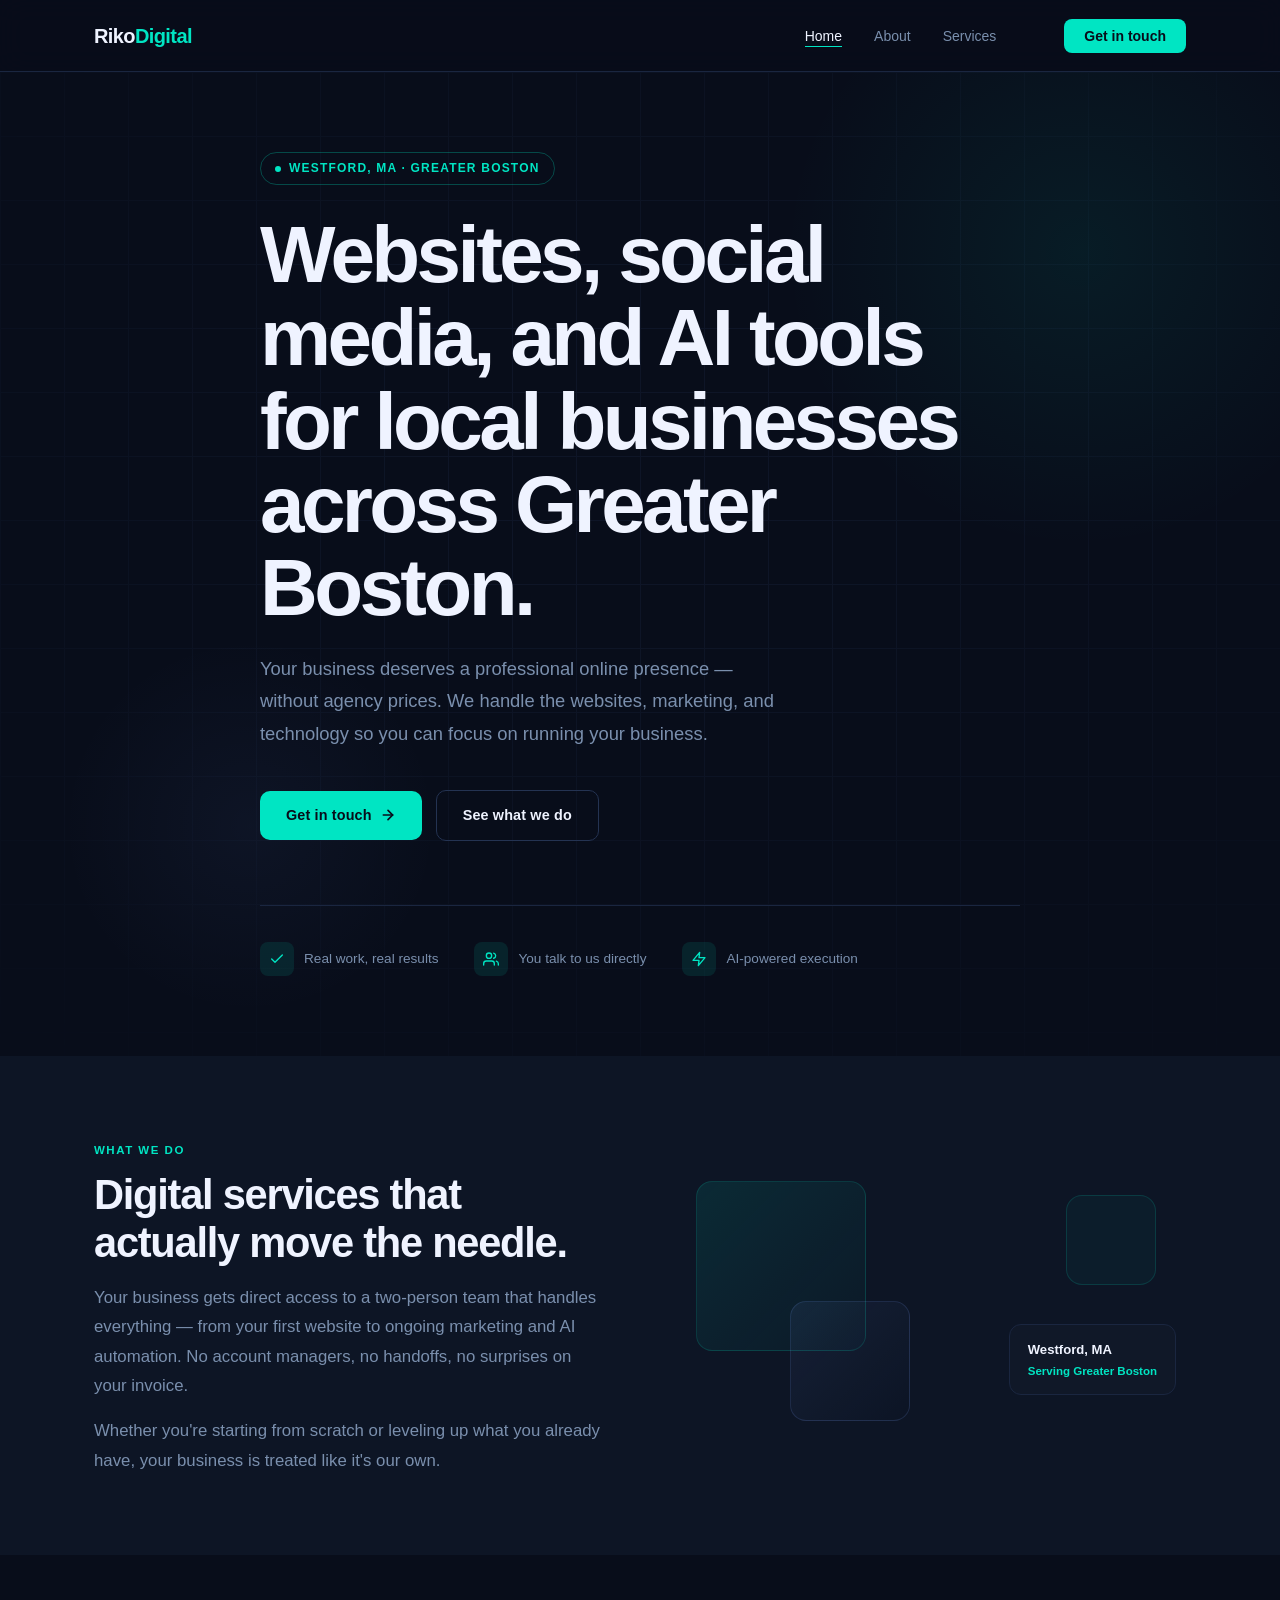
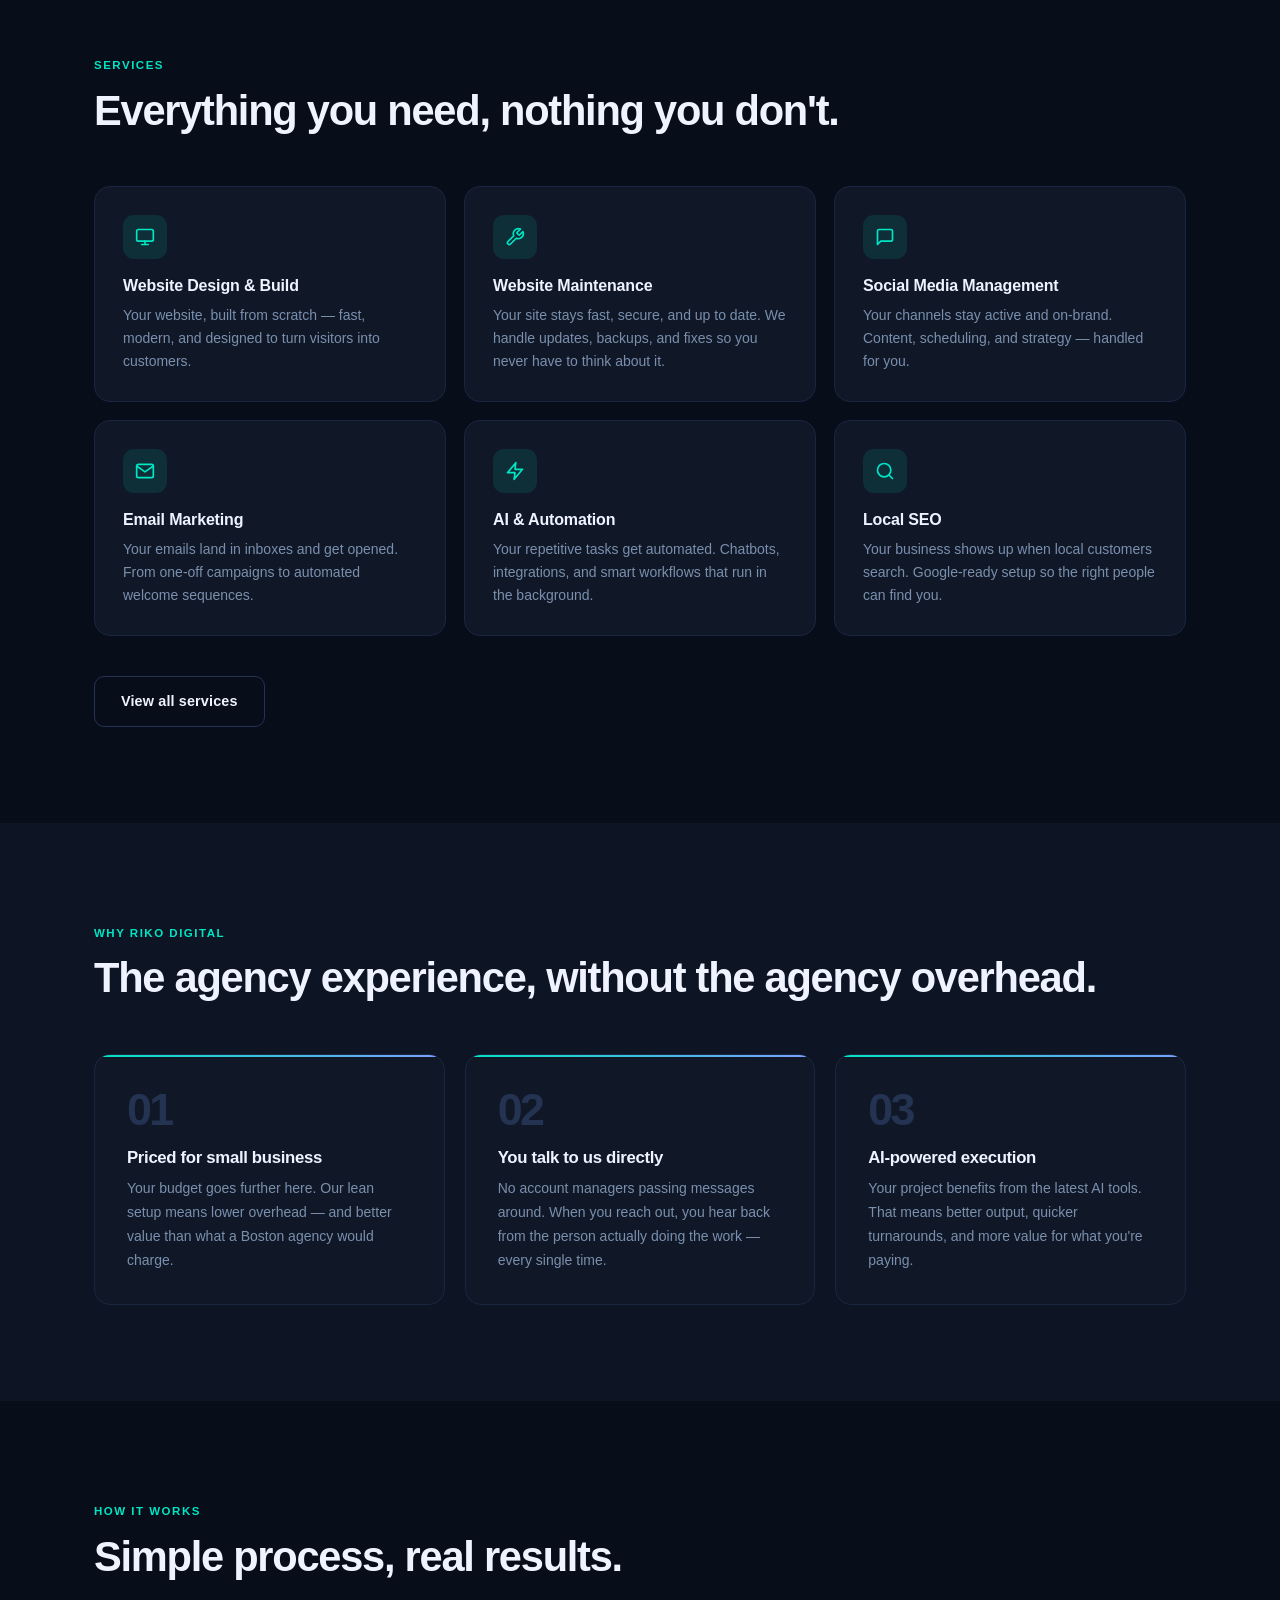
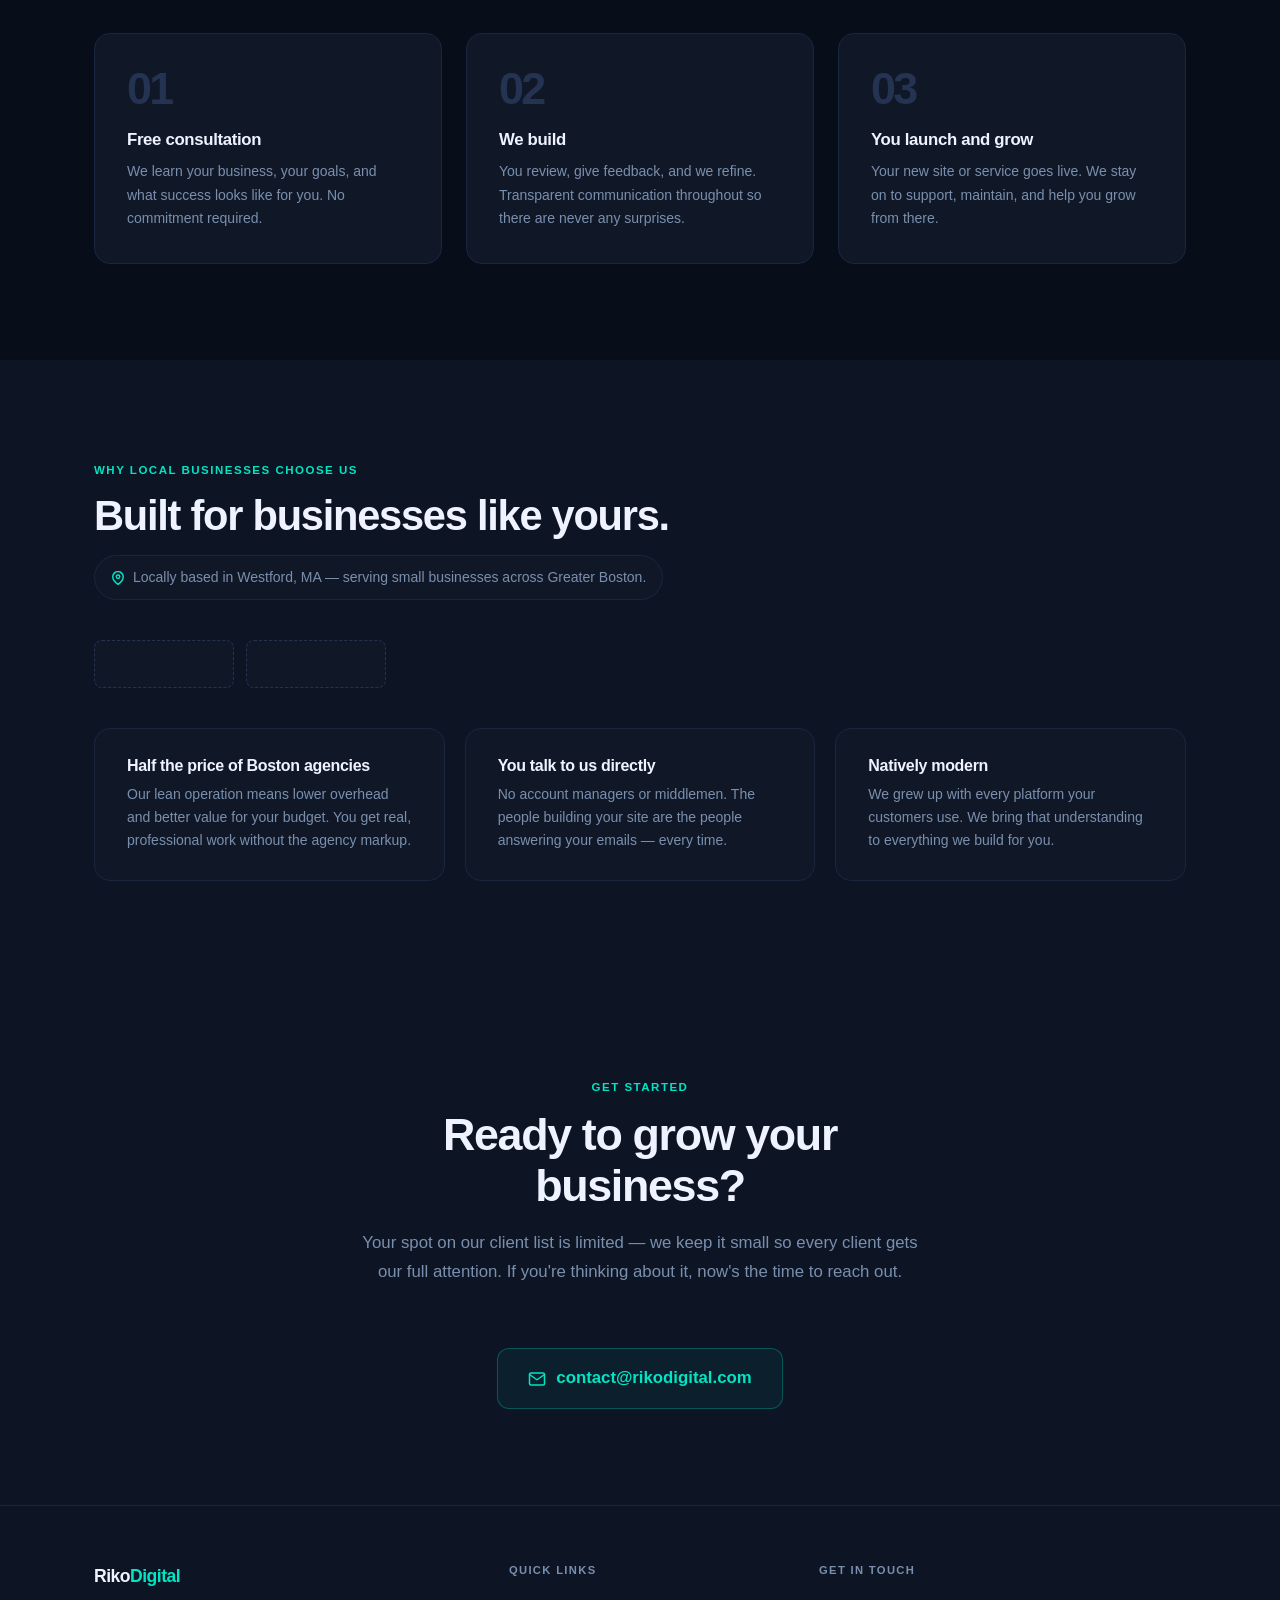
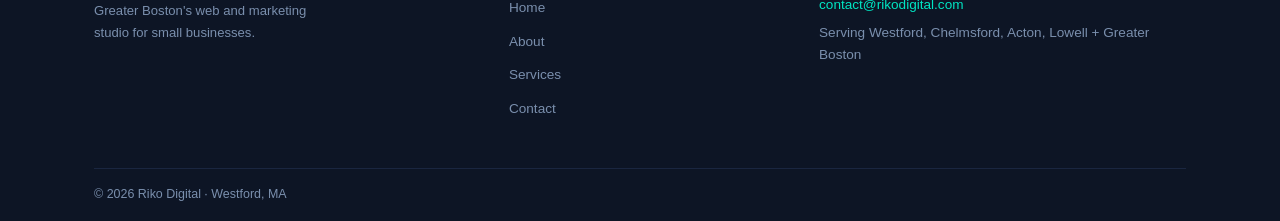
<file: index.html>
<!DOCTYPE html>
<html lang="en">
<head>
  <meta charset="UTF-8" />
  <meta name="viewport" content="width=device-width, initial-scale=1.0" />
  <title>Web Design & Digital Marketing Westford MA | Riko Digital</title>
  <meta name="description" content="Riko Digital is a Westford, MA web design and digital marketing agency helping small businesses across Greater Boston get more customers online. Websites, social media, email marketing, and AI automation." />
  <meta http-equiv="Content-Security-Policy" content="default-src 'self'; style-src 'self' 'unsafe-inline' https://fonts.googleapis.com; font-src https://fonts.gstatic.com; img-src 'self' data:; script-src 'self' 'unsafe-inline';">
  <meta name="theme-color" content="#080D1A">
  <meta name="author" content="Riko Digital">
  <meta name="robots" content="index, follow">
  <meta property="og:title" content="Web Design & Digital Marketing Westford MA | Riko Digital">
  <meta property="og:description" content="Your business deserves a professional online presence without agency prices. Riko Digital builds websites, runs marketing, and deploys AI tools for small businesses across Greater Boston.">
  <meta property="og:type" content="website">
  <meta property="og:url" content="https://rikodigital.com/">
  <!-- og:image: create a 1200x630 branded image and upload as og-image.jpg -->
  <meta property="og:image" content="https://rikodigital.com/og-image.jpg">
  <link rel="icon" type="image/svg+xml" href="favicon.svg">
  <link rel="preconnect" href="https://fonts.googleapis.com" />
  <link rel="preconnect" href="https://fonts.gstatic.com" crossorigin />
  <link href="https://fonts.googleapis.com/css2?family=Inter:wght@300;400;500;600;700;800;900&display=swap" rel="stylesheet" />
  <link rel="stylesheet" href="styles.css" />
  <script type="application/ld+json">
  {
    "@context": "https://schema.org",
    "@type": "LocalBusiness",
    "name": "Riko Digital",
    "description": "Web design and digital marketing agency for small businesses in Greater Boston",
    "url": "https://rikodigital.com",
    "email": "contact@rikodigital.com",
    "address": {
      "@type": "PostalAddress",
      "addressLocality": "Westford",
      "addressRegion": "MA",
      "addressCountry": "US"
    },
    "areaServed": ["Westford", "Chelmsford", "Acton", "Lowell", "Concord", "Littleton", "Burlington", "Bedford", "Lexington", "Billerica"],
    "serviceType": ["Web Design", "Digital Marketing", "Social Media Management", "Email Marketing", "AI Automation"]
  }
  </script>
</head>
<body>

  <nav>
    <div class="nav-inner">
      <a href="index.html" class="nav-logo">Riko<span>Digital</span></a>
      <ul class="nav-links">
        <li><a href="index.html" class="active">Home</a></li>
        <li><a href="about.html">About</a></li>
        <li><a href="services.html">Services</a></li>
        <li><span class="nav-phone"><!-- PHONE: replace 000-000-0000 with number once set up --></span></li>
        <li><a href="contact.html" class="nav-cta">Get in touch</a></li>
      </ul>
      <button class="hamburger" id="hamburger" aria-label="Open menu">
        <span></span><span></span><span></span>
      </button>
    </div>
  </nav>

  <div class="mobile-nav" id="mobile-nav">
    <a href="index.html" class="active">Home</a>
    <a href="about.html">About</a>
    <a href="services.html">Services</a>
    <a href="contact.html">Get in touch</a>
  </div>

  <div class="page-wrapper">

    <!-- Hero -->
    <section class="hero">
      <div class="hero-bg">
        <div class="hero-grid"></div>
        <div class="hero-glow-1"></div>
        <div class="hero-glow-2"></div>
      </div>
      <div class="container">
        <div class="hero-content">
          <div class="hero-badge">
            <span class="hero-dot"></span>
            Westford, MA · Greater Boston
          </div>
          <h1 class="hero-heading">
            Websites, social media, and AI tools for local businesses across Greater Boston.
          </h1>
          <p class="hero-sub">
            Your business deserves a professional online presence — without agency prices. We handle the websites, marketing, and technology so you can focus on running your business.
          </p>
          <div class="hero-actions">
            <a href="contact.html" class="btn btn-primary">
              Get in touch
              <svg width="16" height="16" viewBox="0 0 24 24" fill="none" stroke="currentColor" stroke-width="2.5" stroke-linecap="round" stroke-linejoin="round"><line x1="5" y1="12" x2="19" y2="12"/><polyline points="12 5 19 12 12 19"/></svg>
            </a>
            <a href="services.html" class="btn btn-outline">See what we do</a>
          </div>
          <div class="hero-meta">
            <div class="meta-item">
              <div class="meta-icon">
                <svg width="16" height="16" viewBox="0 0 24 24" fill="none" stroke="currentColor" stroke-width="2" stroke-linecap="round" stroke-linejoin="round"><polyline points="20 6 9 17 4 12"/></svg>
              </div>
              <span class="meta-text">Real work, real results</span>
            </div>
            <div class="meta-item">
              <div class="meta-icon">
                <svg width="16" height="16" viewBox="0 0 24 24" fill="none" stroke="currentColor" stroke-width="2" stroke-linecap="round" stroke-linejoin="round"><path d="M17 21v-2a4 4 0 0 0-4-4H5a4 4 0 0 0-4 4v2"/><circle cx="9" cy="7" r="4"/><path d="M23 21v-2a4 4 0 0 0-3-3.87"/><path d="M16 3.13a4 4 0 0 1 0 7.75"/></svg>
              </div>
              <span class="meta-text">You talk to us directly</span>
            </div>
            <div class="meta-item">
              <div class="meta-icon">
                <svg width="16" height="16" viewBox="0 0 24 24" fill="none" stroke="currentColor" stroke-width="2" stroke-linecap="round" stroke-linejoin="round"><polygon points="13 2 3 14 12 14 11 22 21 10 12 10 13 2"/></svg>
              </div>
              <span class="meta-text">AI-powered execution</span>
            </div>
          </div>
        </div>
      </div>
    </section>

    <!-- What We Do -->
    <section class="what-section">
      <div class="container">
        <div class="what-inner">
          <div>
            <span class="section-label">What we do</span>
            <h2 class="section-title">Digital services that actually move the needle.</h2>
            <p class="section-subtitle">
              Your business gets direct access to a two-person team that handles everything — from your first website to ongoing marketing and AI automation. No account managers, no handoffs, no surprises on your invoice.
            </p>
            <p class="section-subtitle" style="margin-top:16px;">
              Whether you're starting from scratch or leveling up what you already have, your business is treated like it's our own.
            </p>
          </div>
          <div class="what-visual">
            <div class="vb vb-1"></div>
            <div class="vb vb-2"></div>
            <div class="vb vb-3"></div>
            <div class="vb-card">
              Westford, MA
              <div class="vb-card-sub">Serving Greater Boston</div>
            </div>
          </div>
        </div>
      </div>
    </section>

    <!-- Services Overview -->
    <section>
      <div class="container">
        <span class="section-label">Services</span>
        <h2 class="section-title">Everything you need, nothing you don't.</h2>
        <div class="services-grid">

          <div class="service-card">
            <div class="service-icon">
              <svg width="20" height="20" viewBox="0 0 24 24" fill="none" stroke="currentColor" stroke-width="2" stroke-linecap="round" stroke-linejoin="round"><rect x="2" y="3" width="20" height="14" rx="2"/><line x1="8" y1="21" x2="16" y2="21"/><line x1="12" y1="17" x2="12" y2="21"/></svg>
            </div>
            <h3>Website Design & Build</h3>
            <p>Your website, built from scratch — fast, modern, and designed to turn visitors into customers.</p>
          </div>

          <div class="service-card">
            <div class="service-icon">
              <svg width="20" height="20" viewBox="0 0 24 24" fill="none" stroke="currentColor" stroke-width="2" stroke-linecap="round" stroke-linejoin="round"><path d="M14.7 6.3a1 1 0 0 0 0 1.4l1.6 1.6a1 1 0 0 0 1.4 0l3.77-3.77a6 6 0 0 1-7.94 7.94l-6.91 6.91a2.12 2.12 0 0 1-3-3l6.91-6.91a6 6 0 0 1 7.94-7.94l-3.76 3.76z"/></svg>
            </div>
            <h3>Website Maintenance</h3>
            <p>Your site stays fast, secure, and up to date. We handle updates, backups, and fixes so you never have to think about it.</p>
          </div>

          <div class="service-card">
            <div class="service-icon">
              <svg width="20" height="20" viewBox="0 0 24 24" fill="none" stroke="currentColor" stroke-width="2" stroke-linecap="round" stroke-linejoin="round"><path d="M21 15a2 2 0 0 1-2 2H7l-4 4V5a2 2 0 0 1 2-2h14a2 2 0 0 1 2 2z"/></svg>
            </div>
            <h3>Social Media Management</h3>
            <p>Your channels stay active and on-brand. Content, scheduling, and strategy — handled for you.</p>
          </div>

          <div class="service-card">
            <div class="service-icon">
              <svg width="20" height="20" viewBox="0 0 24 24" fill="none" stroke="currentColor" stroke-width="2" stroke-linecap="round" stroke-linejoin="round"><path d="M4 4h16c1.1 0 2 .9 2 2v12c0 1.1-.9 2-2 2H4c-1.1 0-2-.9-2-2V6c0-1.1.9-2 2-2z"/><polyline points="22,6 12,13 2,6"/></svg>
            </div>
            <h3>Email Marketing</h3>
            <p>Your emails land in inboxes and get opened. From one-off campaigns to automated welcome sequences.</p>
          </div>

          <div class="service-card">
            <div class="service-icon">
              <svg width="20" height="20" viewBox="0 0 24 24" fill="none" stroke="currentColor" stroke-width="2" stroke-linecap="round" stroke-linejoin="round"><polygon points="13 2 3 14 12 14 11 22 21 10 12 10 13 2"/></svg>
            </div>
            <h3>AI & Automation</h3>
            <p>Your repetitive tasks get automated. Chatbots, integrations, and smart workflows that run in the background.</p>
          </div>

          <div class="service-card">
            <div class="service-icon">
              <svg width="20" height="20" viewBox="0 0 24 24" fill="none" stroke="currentColor" stroke-width="2" stroke-linecap="round" stroke-linejoin="round"><circle cx="11" cy="11" r="8"/><line x1="21" y1="21" x2="16.65" y2="16.65"/></svg>
            </div>
            <h3>Local SEO</h3>
            <p>Your business shows up when local customers search. Google-ready setup so the right people can find you.</p>
          </div>

        </div>
        <div style="margin-top:40px;">
          <a href="services.html" class="btn btn-outline">View all services</a>
        </div>
      </div>
    </section>

    <!-- Why Us -->
    <section style="background: var(--bg-secondary);">
      <div class="container">
        <span class="section-label">Why Riko Digital</span>
        <h2 class="section-title">The agency experience, without the agency overhead.</h2>
        <div class="why-grid">
          <div class="why-card">
            <div class="why-number">01</div>
            <h3>Priced for small business</h3>
            <p>Your budget goes further here. Our lean setup means lower overhead — and better value than what a Boston agency would charge.</p>
          </div>
          <div class="why-card">
            <div class="why-number">02</div>
            <h3>You talk to us directly</h3>
            <p>No account managers passing messages around. When you reach out, you hear back from the person actually doing the work — every single time.</p>
          </div>
          <div class="why-card">
            <div class="why-number">03</div>
            <h3>AI-powered execution</h3>
            <p>Your project benefits from the latest AI tools. That means better output, quicker turnarounds, and more value for what you're paying.</p>
          </div>
        </div>
      </div>
    </section>

    <!-- How It Works -->
    <section>
      <div class="container">
        <span class="section-label">How it works</span>
        <h2 class="section-title">Simple process, real results.</h2>
        <div class="process-grid">
          <div class="process-step">
            <div class="process-number">01</div>
            <h3>Free consultation</h3>
            <p>We learn your business, your goals, and what success looks like for you. No commitment required.</p>
          </div>
          <div class="process-step">
            <div class="process-number">02</div>
            <h3>We build</h3>
            <p>You review, give feedback, and we refine. Transparent communication throughout so there are never any surprises.</p>
          </div>
          <div class="process-step">
            <div class="process-number">03</div>
            <h3>You launch and grow</h3>
            <p>Your new site or service goes live. We stay on to support, maintain, and help you grow from there.</p>
          </div>
        </div>
      </div>
    </section>

    <!-- Why Local Businesses Choose Us -->
    <section style="background: var(--bg-secondary);">
      <div class="container">
        <span class="section-label">Why local businesses choose us</span>
        <h2 class="section-title">Built for businesses like yours.</h2>
        <div class="trust-location">
          <svg width="14" height="14" viewBox="0 0 24 24" fill="none" stroke="currentColor" stroke-width="2.5" stroke-linecap="round" stroke-linejoin="round"><path d="M21 10c0 7-9 13-9 13s-9-6-9-13a9 9 0 0 1 18 0z"/><circle cx="12" cy="10" r="3"/></svg>
          Locally based in Westford, MA — serving small businesses across Greater Boston.
        </div>
        <!-- Google Digital Garage badge goes here — replace with embed code once certified -->
        <!-- Google Analytics certification badge goes here -->
        <div class="trust-certs">
          <div class="trust-cert-placeholder"></div>
          <div class="trust-cert-placeholder"></div>
        </div>
        <div class="trust-grid">
          <div class="trust-card">
            <h3>Half the price of Boston agencies</h3>
            <p>Our lean operation means lower overhead and better value for your budget. You get real, professional work without the agency markup.</p>
          </div>
          <div class="trust-card">
            <h3>You talk to us directly</h3>
            <p>No account managers or middlemen. The people building your site are the people answering your emails — every time.</p>
          </div>
          <div class="trust-card">
            <h3>Natively modern</h3>
            <p>We grew up with every platform your customers use. We bring that understanding to everything we build for you.</p>
          </div>
        </div>
      </div>
    </section>

    <!-- CTA -->
    <section class="cta-section">
      <div class="container">
        <div class="cta-inner">
          <span class="section-label">Get started</span>
          <h2 class="section-title">Ready to grow your business?</h2>
          <p class="section-subtitle">
            Your spot on our client list is limited — we keep it small so every client gets our full attention. If you're thinking about it, now's the time to reach out.
          </p>
          <br>
          <a href="mailto:contact@rikodigital.com" class="cta-email">
            <svg width="18" height="18" viewBox="0 0 24 24" fill="none" stroke="currentColor" stroke-width="2" stroke-linecap="round" stroke-linejoin="round"><path d="M4 4h16c1.1 0 2 .9 2 2v12c0 1.1-.9 2-2 2H4c-1.1 0-2-.9-2-2V6c0-1.1.9-2 2-2z"/><polyline points="22,6 12,13 2,6"/></svg>
            contact@rikodigital.com
          </a>
        </div>
      </div>
    </section>

  </div>

  <footer>
    <div class="container">
      <div class="footer-inner">
        <div class="footer-col">
          <div class="footer-logo">Riko<span>Digital</span></div>
          <p class="footer-tagline">Greater Boston's web and marketing studio for small businesses.</p>
        </div>
        <div class="footer-col">
          <div class="footer-col-title">Quick links</div>
          <ul class="footer-links">
            <li><a href="index.html">Home</a></li>
            <li><a href="about.html">About</a></li>
            <li><a href="services.html">Services</a></li>
            <li><a href="contact.html">Contact</a></li>
          </ul>
        </div>
        <div class="footer-col">
          <div class="footer-col-title">Get in touch</div>
          <div class="footer-contact-line">
            <a href="mailto:contact@rikodigital.com">contact@rikodigital.com</a>
            <!-- PHONE: replace with number once set up -->
            <span>Serving Westford, Chelmsford, Acton, Lowell + Greater Boston</span>
          </div>
        </div>
      </div>
      <div class="footer-bottom">© 2026 Riko Digital · Westford, MA</div>
    </div>
  </footer>

  <script src="main.js"></script>
</body>
</html>
</file>
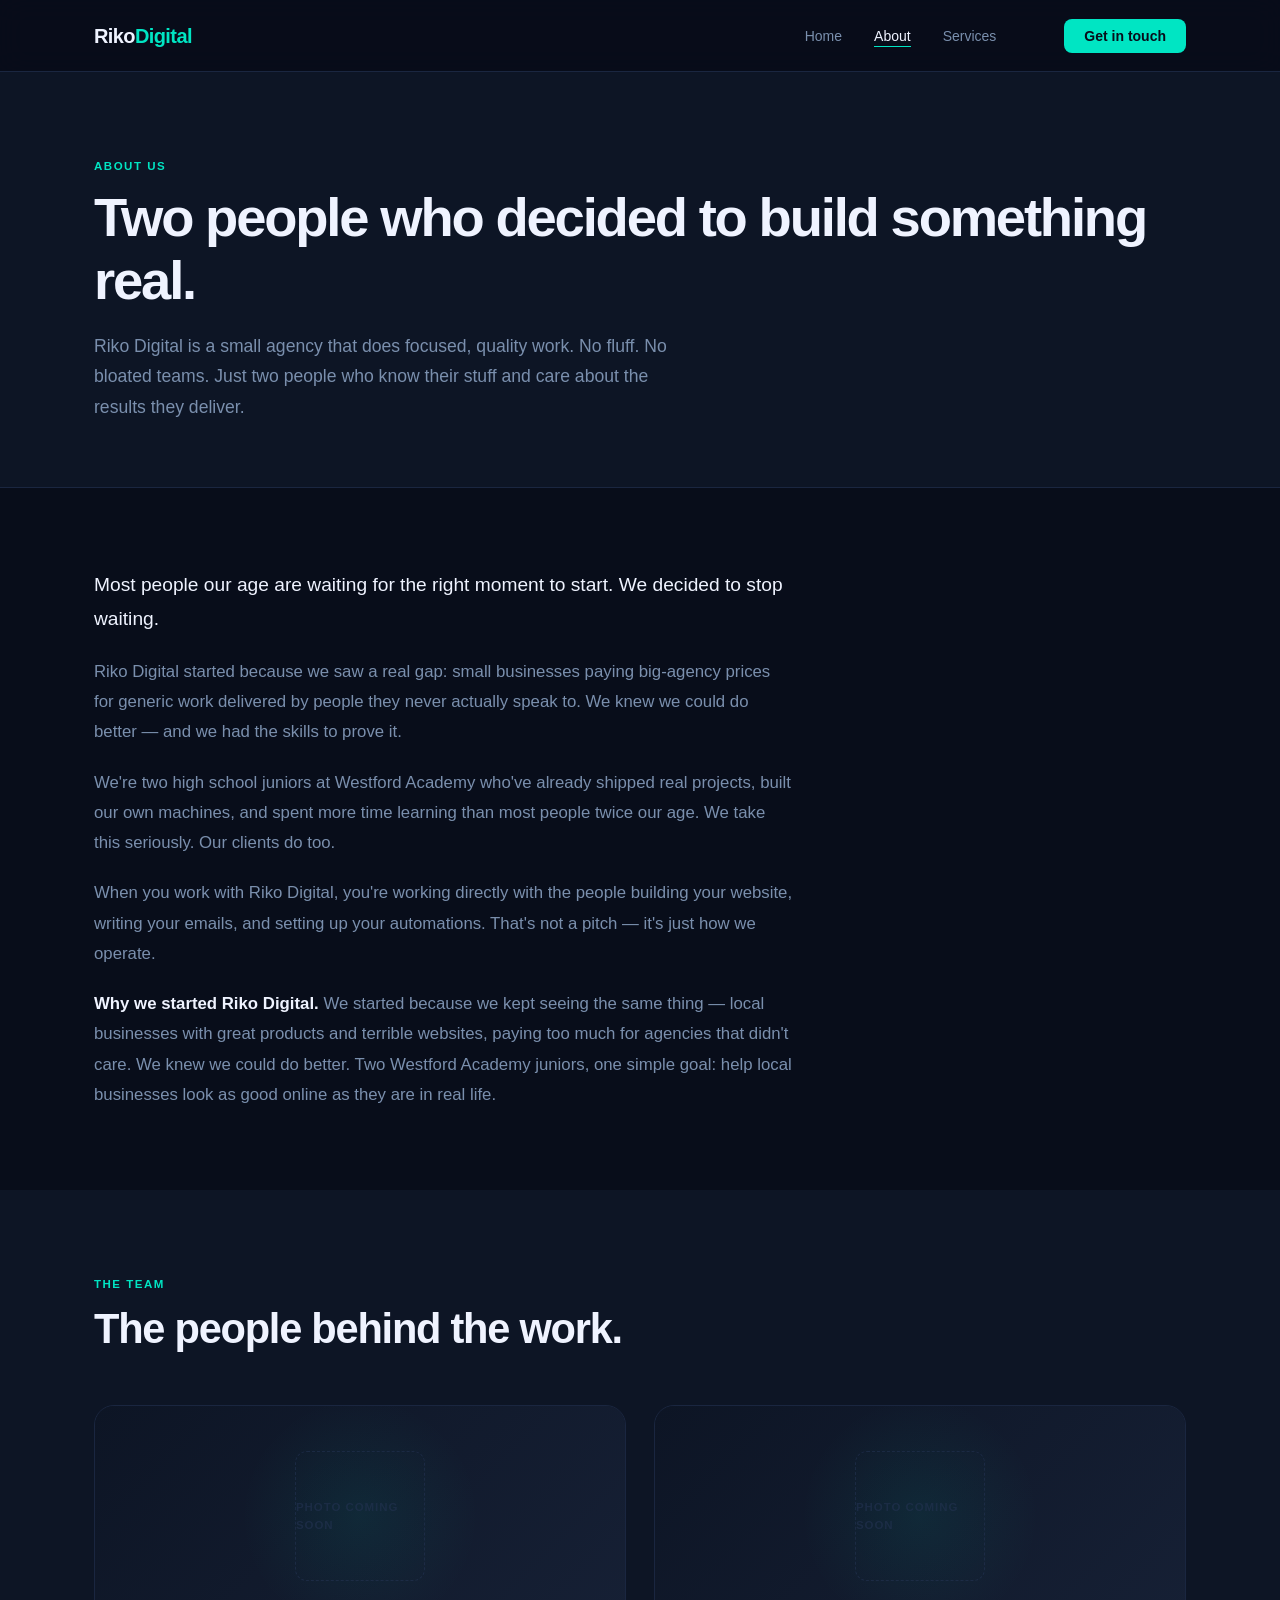
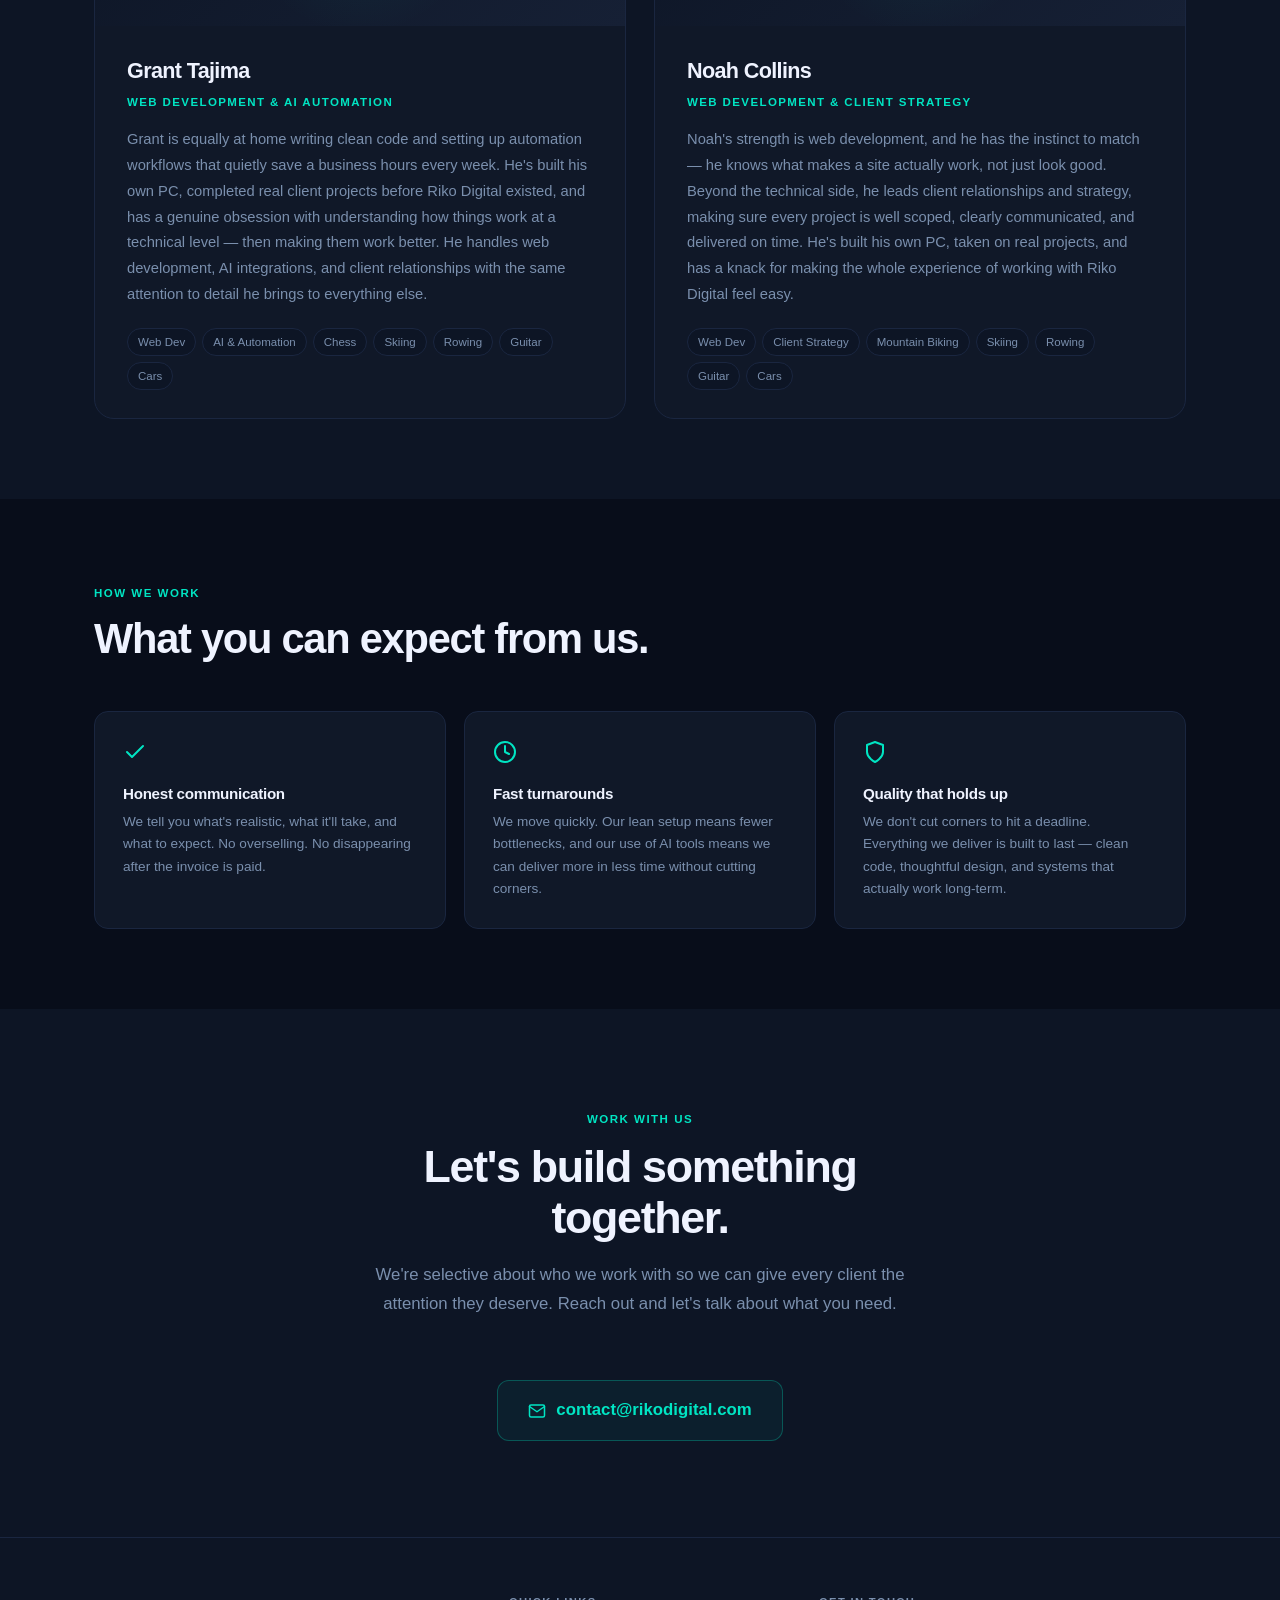
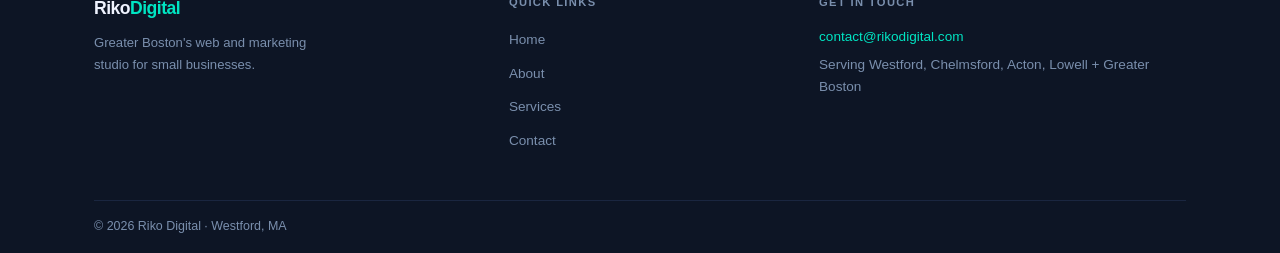
<file: about.html>
<!DOCTYPE html>
<html lang="en">
<head>
  <meta charset="UTF-8" />
  <meta name="viewport" content="width=device-width, initial-scale=1.0" />
  <title>About Us | Riko Digital — Westford MA Web Design Agency</title>
  <meta name="description" content="Meet Grant Tajima and Noah Collins — two Westford Academy juniors building websites and running digital marketing for small businesses across Greater Boston." />
  <meta http-equiv="Content-Security-Policy" content="default-src 'self'; style-src 'self' 'unsafe-inline' https://fonts.googleapis.com; font-src https://fonts.gstatic.com; img-src 'self' data:; script-src 'self';">
  <meta name="theme-color" content="#080D1A">
  <meta name="author" content="Riko Digital">
  <meta name="robots" content="index, follow">
  <meta property="og:title" content="About Us | Riko Digital — Westford MA Web Design Agency">
  <meta property="og:description" content="Meet Grant Tajima and Noah Collins — two Westford Academy juniors building websites and running digital marketing for small businesses across Greater Boston.">
  <meta property="og:type" content="website">
  <meta property="og:url" content="https://rikodigital.com/about.html">
  <!-- og:image: create a 1200x630 branded image and upload as og-image.jpg -->
  <meta property="og:image" content="https://rikodigital.com/og-image.jpg">
  <link rel="icon" type="image/svg+xml" href="favicon.svg">
  <link rel="preconnect" href="https://fonts.googleapis.com" />
  <link rel="preconnect" href="https://fonts.gstatic.com" crossorigin />
  <link href="https://fonts.googleapis.com/css2?family=Inter:wght@300;400;500;600;700;800;900&display=swap" rel="stylesheet" />
  <link rel="stylesheet" href="styles.css" />
</head>
<body>

  <nav>
    <div class="nav-inner">
      <a href="index.html" class="nav-logo">Riko<span>Digital</span></a>
      <ul class="nav-links">
        <li><a href="index.html">Home</a></li>
        <li><a href="about.html" class="active">About</a></li>
        <li><a href="services.html">Services</a></li>
        <li><span class="nav-phone"><!-- PHONE: replace 000-000-0000 with number once set up --></span></li>
        <li><a href="contact.html" class="nav-cta">Get in touch</a></li>
      </ul>
      <button class="hamburger" id="hamburger" aria-label="Open menu">
        <span></span><span></span><span></span>
      </button>
    </div>
  </nav>

  <div class="mobile-nav" id="mobile-nav">
    <a href="index.html">Home</a>
    <a href="about.html" class="active">About</a>
    <a href="services.html">Services</a>
    <a href="contact.html">Get in touch</a>
  </div>

  <div class="page-wrapper">

    <!-- Page Hero -->
    <div class="page-hero">
      <div class="container">
        <div class="page-hero-content">
          <span class="section-label">About us</span>
          <h1>Two people who decided to build something real.</h1>
          <p>Riko Digital is a small agency that does focused, quality work. No fluff. No bloated teams. Just two people who know their stuff and care about the results they deliver.</p>
        </div>
      </div>
    </div>

    <!-- Company Intro -->
    <section class="intro-body">
      <div class="container">
        <p class="intro-lead">
          Most people our age are waiting for the right moment to start. We decided to stop waiting.
        </p>
        <p>
          Riko Digital started because we saw a real gap: small businesses paying big-agency prices for generic work delivered by people they never actually speak to. We knew we could do better — and we had the skills to prove it.
        </p>
        <p>
          We're two high school juniors at Westford Academy who've already shipped real projects, built our own machines, and spent more time learning than most people twice our age. We take this seriously. Our clients do too.
        </p>
        <p>
          When you work with Riko Digital, you're working directly with the people building your website, writing your emails, and setting up your automations. That's not a pitch — it's just how we operate.
        </p>
        <p>
          <strong style="color: var(--text-primary); font-weight: 600;">Why we started Riko Digital.</strong> We started because we kept seeing the same thing — local businesses with great products and terrible websites, paying too much for agencies that didn't care. We knew we could do better. Two Westford Academy juniors, one simple goal: help local businesses look as good online as they are in real life.
        </p>
      </div>
    </section>

    <!-- Team -->
    <section class="team-section">
      <div class="container">
        <span class="section-label">The team</span>
        <h2 class="section-title">The people behind the work.</h2>
        <div class="team-grid">

          <!-- Grant -->
          <div class="team-card">
            <div class="team-photo">
              <div class="photo-glow"></div>
              <!-- PHOTO: Replace this div with <img src="grant-photo.jpg" alt="Grant Tajima"> when photo is ready -->
              <div class="photo-placeholder">Photo coming soon</div>
            </div>
            <div class="team-body">
              <div class="team-name">Grant Tajima</div>
              <div class="team-role">Web Development &amp; AI Automation</div>
              <p class="team-bio">
                Grant is equally at home writing clean code and setting up automation workflows that quietly save a business hours every week. He's built his own PC, completed real client projects before Riko Digital existed, and has a genuine obsession with understanding how things work at a technical level — then making them work better. He handles web development, AI integrations, and client relationships with the same attention to detail he brings to everything else.
              </p>
              <div class="tags">
                <span class="tag">Web Dev</span>
                <span class="tag">AI &amp; Automation</span>
                <span class="tag">Chess</span>
                <span class="tag">Skiing</span>
                <span class="tag">Rowing</span>
                <span class="tag">Guitar</span>
                <span class="tag">Cars</span>
              </div>
            </div>
          </div>

          <!-- Noah -->
          <div class="team-card">
            <div class="team-photo">
              <div class="photo-glow"></div>
              <!-- PHOTO: Replace this div with <img src="noah-photo.jpg" alt="Noah Collins"> when photo is ready -->
              <div class="photo-placeholder">Photo coming soon</div>
            </div>
            <div class="team-body">
              <div class="team-name">Noah Collins</div>
              <div class="team-role">Web Development &amp; Client Strategy</div>
              <p class="team-bio">
                Noah's strength is web development, and he has the instinct to match — he knows what makes a site actually work, not just look good. Beyond the technical side, he leads client relationships and strategy, making sure every project is well scoped, clearly communicated, and delivered on time. He's built his own PC, taken on real projects, and has a knack for making the whole experience of working with Riko Digital feel easy.
              </p>
              <div class="tags">
                <span class="tag">Web Dev</span>
                <span class="tag">Client Strategy</span>
                <span class="tag">Mountain Biking</span>
                <span class="tag">Skiing</span>
                <span class="tag">Rowing</span>
                <span class="tag">Guitar</span>
                <span class="tag">Cars</span>
              </div>
            </div>
          </div>

        </div>
      </div>
    </section>

    <!-- Values -->
    <section class="values-section">
      <div class="container">
        <span class="section-label">How we work</span>
        <h2 class="section-title">What you can expect from us.</h2>
        <div class="values-grid">
          <div class="value-card">
            <div class="value-icon">
              <svg width="24" height="24" viewBox="0 0 24 24" fill="none" stroke="currentColor" stroke-width="2" stroke-linecap="round" stroke-linejoin="round"><polyline points="20 6 9 17 4 12"/></svg>
            </div>
            <h3>Honest communication</h3>
            <p>We tell you what's realistic, what it'll take, and what to expect. No overselling. No disappearing after the invoice is paid.</p>
          </div>
          <div class="value-card">
            <div class="value-icon">
              <svg width="24" height="24" viewBox="0 0 24 24" fill="none" stroke="currentColor" stroke-width="2" stroke-linecap="round" stroke-linejoin="round"><circle cx="12" cy="12" r="10"/><polyline points="12 6 12 12 16 14"/></svg>
            </div>
            <h3>Fast turnarounds</h3>
            <p>We move quickly. Our lean setup means fewer bottlenecks, and our use of AI tools means we can deliver more in less time without cutting corners.</p>
          </div>
          <div class="value-card">
            <div class="value-icon">
              <svg width="24" height="24" viewBox="0 0 24 24" fill="none" stroke="currentColor" stroke-width="2" stroke-linecap="round" stroke-linejoin="round"><path d="M12 22s8-4 8-10V5l-8-3-8 3v7c0 6 8 10 8 10z"/></svg>
            </div>
            <h3>Quality that holds up</h3>
            <p>We don't cut corners to hit a deadline. Everything we deliver is built to last — clean code, thoughtful design, and systems that actually work long-term.</p>
          </div>
        </div>
      </div>
    </section>

    <!-- CTA -->
    <section class="cta-section">
      <div class="container">
        <div class="cta-inner">
          <span class="section-label">Work with us</span>
          <h2 class="section-title">Let's build something together.</h2>
          <p class="section-subtitle">
            We're selective about who we work with so we can give every client the attention they deserve. Reach out and let's talk about what you need.
          </p>
          <br>
          <a href="mailto:contact@rikodigital.com" class="cta-email">
            <svg width="18" height="18" viewBox="0 0 24 24" fill="none" stroke="currentColor" stroke-width="2" stroke-linecap="round" stroke-linejoin="round"><path d="M4 4h16c1.1 0 2 .9 2 2v12c0 1.1-.9 2-2 2H4c-1.1 0-2-.9-2-2V6c0-1.1.9-2 2-2z"/><polyline points="22,6 12,13 2,6"/></svg>
            contact@rikodigital.com
          </a>
        </div>
      </div>
    </section>

  </div>

  <footer>
    <div class="container">
      <div class="footer-inner">
        <div class="footer-col">
          <div class="footer-logo">Riko<span>Digital</span></div>
          <p class="footer-tagline">Greater Boston's web and marketing studio for small businesses.</p>
        </div>
        <div class="footer-col">
          <div class="footer-col-title">Quick links</div>
          <ul class="footer-links">
            <li><a href="index.html">Home</a></li>
            <li><a href="about.html">About</a></li>
            <li><a href="services.html">Services</a></li>
            <li><a href="contact.html">Contact</a></li>
          </ul>
        </div>
        <div class="footer-col">
          <div class="footer-col-title">Get in touch</div>
          <div class="footer-contact-line">
            <a href="mailto:contact@rikodigital.com">contact@rikodigital.com</a>
            <!-- PHONE: replace with number once set up -->
            <span>Serving Westford, Chelmsford, Acton, Lowell + Greater Boston</span>
          </div>
        </div>
      </div>
      <div class="footer-bottom">© 2026 Riko Digital · Westford, MA</div>
    </div>
  </footer>

  <script src="main.js"></script>
</body>
</html>
</file>
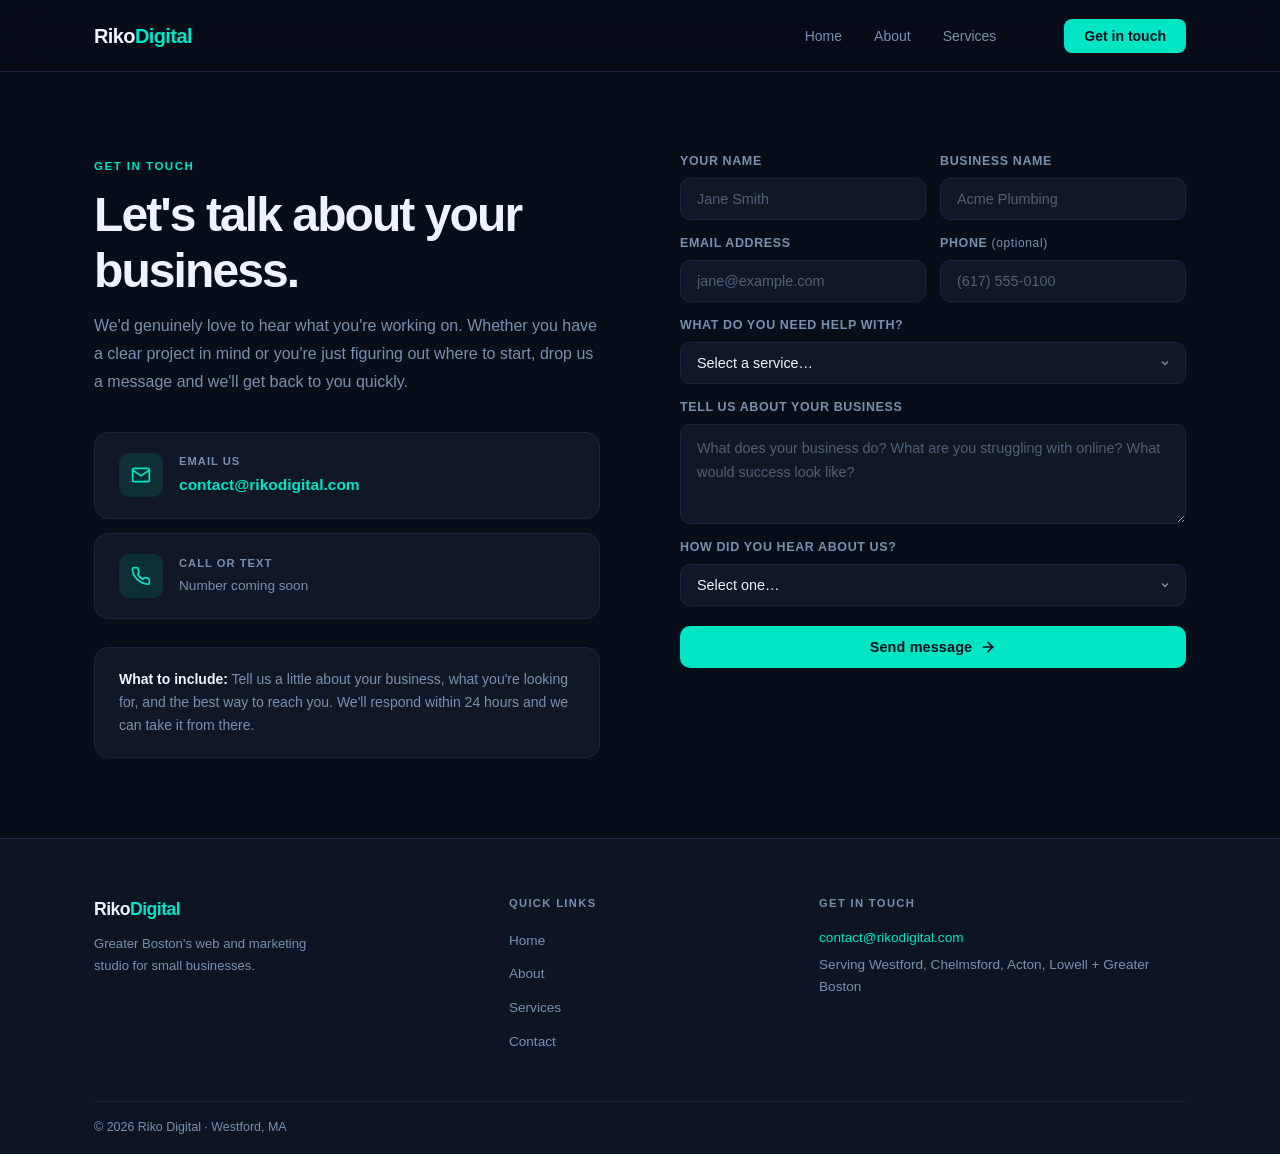
<file: contact.html>
<!DOCTYPE html>
<html lang="en">
<head>
  <meta charset="UTF-8" />
  <meta name="viewport" content="width=device-width, initial-scale=1.0" />
  <title>Contact Riko Digital | Web Design Agency Westford MA</title>
  <meta name="description" content="Get in touch with Riko Digital — Westford MA's web design and digital marketing agency for small businesses across Greater Boston." />
  <meta http-equiv="Content-Security-Policy" content="default-src 'self'; style-src 'self' 'unsafe-inline' https://fonts.googleapis.com; font-src https://fonts.gstatic.com; img-src 'self' data:; script-src 'self';">
  <meta name="theme-color" content="#080D1A">
  <meta name="author" content="Riko Digital">
  <meta name="robots" content="index, follow">
  <meta property="og:title" content="Contact Riko Digital | Web Design Agency Westford MA">
  <meta property="og:description" content="Get in touch with Riko Digital — Westford MA's web design and digital marketing agency for small businesses across Greater Boston.">
  <meta property="og:type" content="website">
  <meta property="og:url" content="https://rikodigital.com/contact.html">
  <!-- og:image: create a 1200x630 branded image and upload as og-image.jpg -->
  <meta property="og:image" content="https://rikodigital.com/og-image.jpg">
  <link rel="icon" type="image/svg+xml" href="favicon.svg">
  <link rel="preconnect" href="https://fonts.googleapis.com" />
  <link rel="preconnect" href="https://fonts.gstatic.com" crossorigin />
  <link href="https://fonts.googleapis.com/css2?family=Inter:wght@300;400;500;600;700;800;900&display=swap" rel="stylesheet" />
  <link rel="stylesheet" href="styles.css" />
</head>
<body>

  <nav>
    <div class="nav-inner">
      <a href="index.html" class="nav-logo">Riko<span>Digital</span></a>
      <ul class="nav-links">
        <li><a href="index.html">Home</a></li>
        <li><a href="about.html">About</a></li>
        <li><a href="services.html">Services</a></li>
        <li><span class="nav-phone"><!-- PHONE: replace 000-000-0000 with number once set up --></span></li>
        <li><a href="contact.html" class="nav-cta">Get in touch</a></li>
      </ul>
      <button class="hamburger" id="hamburger" aria-label="Open menu">
        <span></span><span></span><span></span>
      </button>
    </div>
  </nav>

  <div class="mobile-nav" id="mobile-nav">
    <a href="index.html">Home</a>
    <a href="about.html">About</a>
    <a href="services.html">Services</a>
    <a href="contact.html" class="active">Get in touch</a>
  </div>

  <div class="page-wrapper">

    <div class="contact-wrap">
      <div class="container">
        <div class="contact-inner">

          <!-- Left: Content -->
          <div class="contact-content">
            <span class="section-label">Get in touch</span>
            <h1>Let's talk about your business.</h1>
            <p>
              We'd genuinely love to hear what you're working on. Whether you have a clear project in mind or you're just figuring out where to start, drop us a message and we'll get back to you quickly.
            </p>

            <div class="contact-method">
              <a href="mailto:contact@rikodigital.com" class="contact-email-card">
                <div class="c-icon">
                  <svg width="20" height="20" viewBox="0 0 24 24" fill="none" stroke="currentColor" stroke-width="2" stroke-linecap="round" stroke-linejoin="round"><path d="M4 4h16c1.1 0 2 .9 2 2v12c0 1.1-.9 2-2 2H4c-1.1 0-2-.9-2-2V6c0-1.1.9-2 2-2z"/><polyline points="22,6 12,13 2,6"/></svg>
                </div>
                <div>
                  <div class="c-label">Email us</div>
                  <div class="c-value">contact@rikodigital.com</div>
                </div>
              </a>

              <!-- PHONE: replace 000-000-0000 with Google Voice number once set up -->
              <div class="contact-phone-card">
                <div class="c-icon">
                  <svg width="20" height="20" viewBox="0 0 24 24" fill="none" stroke="currentColor" stroke-width="2" stroke-linecap="round" stroke-linejoin="round"><path d="M22 16.92v3a2 2 0 0 1-2.18 2 19.79 19.79 0 0 1-8.63-3.07A19.5 19.5 0 0 1 4.69 13a19.79 19.79 0 0 1-3.07-8.67A2 2 0 0 1 3.6 2h3a2 2 0 0 1 2 1.72c.127.96.361 1.903.7 2.81a2 2 0 0 1-.45 2.11L8.09 9.91a16 16 0 0 0 6 6l1.27-1.27a2 2 0 0 1 2.11-.45c.907.339 1.85.573 2.81.7A2 2 0 0 1 22 16.92z"/></svg>
                </div>
                <div>
                  <div class="c-label">Call or text</div>
                  <div class="c-value" style="color: var(--text-secondary); font-size: 0.85rem; font-weight: 500;">Number coming soon</div>
                </div>
              </div>
            </div>

            <div class="contact-note">
              <strong>What to include:</strong> Tell us a little about your business, what you're looking for, and the best way to reach you. We'll respond within 24 hours and we can take it from there.
            </div>
          </div>

          <!-- Right: Contact Form -->
          <div class="contact-form-wrap">
            <form class="contact-form" action="mailto:contact@rikodigital.com" method="POST" enctype="text/plain">
              <div class="form-row">
                <div class="form-group">
                  <label for="name">Your name</label>
                  <input type="text" id="name" name="name" placeholder="Jane Smith" required>
                </div>
                <div class="form-group">
                  <label for="business">Business name</label>
                  <input type="text" id="business" name="business" placeholder="Acme Plumbing" required>
                </div>
              </div>
              <div class="form-row">
                <div class="form-group">
                  <label for="email">Email address</label>
                  <input type="email" id="email" name="email" placeholder="jane@example.com" required>
                </div>
                <div class="form-group">
                  <label for="phone">Phone <span style="font-weight:400;text-transform:none;font-size:0.75rem;">(optional)</span></label>
                  <input type="tel" id="phone" name="phone" placeholder="(617) 555-0100">
                </div>
              </div>
              <div class="form-group">
                <label for="service">What do you need help with?</label>
                <select id="service" name="service">
                  <option value="" disabled selected>Select a service…</option>
                  <option value="website">Website Design &amp; Build</option>
                  <option value="maintenance">Website Maintenance</option>
                  <option value="social">Social Media Management</option>
                  <option value="email">Email Marketing</option>
                  <option value="ai">AI &amp; Automation</option>
                  <option value="unsure">Not sure yet</option>
                </select>
              </div>
              <div class="form-group">
                <label for="about">Tell us about your business</label>
                <textarea id="about" name="about" placeholder="What does your business do? What are you struggling with online? What would success look like?" required></textarea>
              </div>
              <div class="form-group">
                <label for="source">How did you hear about us?</label>
                <select id="source" name="source">
                  <option value="" disabled selected>Select one…</option>
                  <option value="google-search">Google Search</option>
                  <option value="google-maps">Google Maps</option>
                  <option value="referral">Referral from someone</option>
                  <option value="social">Social Media</option>
                  <option value="in-person">Walk-in / met in person</option>
                  <option value="cold-email">Cold email</option>
                  <option value="other">Other</option>
                </select>
              </div>
              <div class="form-submit">
                <button type="submit" class="btn btn-primary">
                  Send message
                  <svg width="16" height="16" viewBox="0 0 24 24" fill="none" stroke="currentColor" stroke-width="2.5" stroke-linecap="round" stroke-linejoin="round"><line x1="5" y1="12" x2="19" y2="12"/><polyline points="12 5 19 12 12 19"/></svg>
                </button>
              </div>
            </form>
          </div>

        </div>
      </div>
    </div>

  </div>

  <footer>
    <div class="container">
      <div class="footer-inner">
        <div class="footer-col">
          <div class="footer-logo">Riko<span>Digital</span></div>
          <p class="footer-tagline">Greater Boston's web and marketing studio for small businesses.</p>
        </div>
        <div class="footer-col">
          <div class="footer-col-title">Quick links</div>
          <ul class="footer-links">
            <li><a href="index.html">Home</a></li>
            <li><a href="about.html">About</a></li>
            <li><a href="services.html">Services</a></li>
            <li><a href="contact.html">Contact</a></li>
          </ul>
        </div>
        <div class="footer-col">
          <div class="footer-col-title">Get in touch</div>
          <div class="footer-contact-line">
            <a href="mailto:contact@rikodigital.com">contact@rikodigital.com</a>
            <!-- PHONE: replace with number once set up -->
            <span>Serving Westford, Chelmsford, Acton, Lowell + Greater Boston</span>
          </div>
        </div>
      </div>
      <div class="footer-bottom">© 2026 Riko Digital · Westford, MA</div>
    </div>
  </footer>

  <script src="main.js"></script>
</body>
</html>
</file>
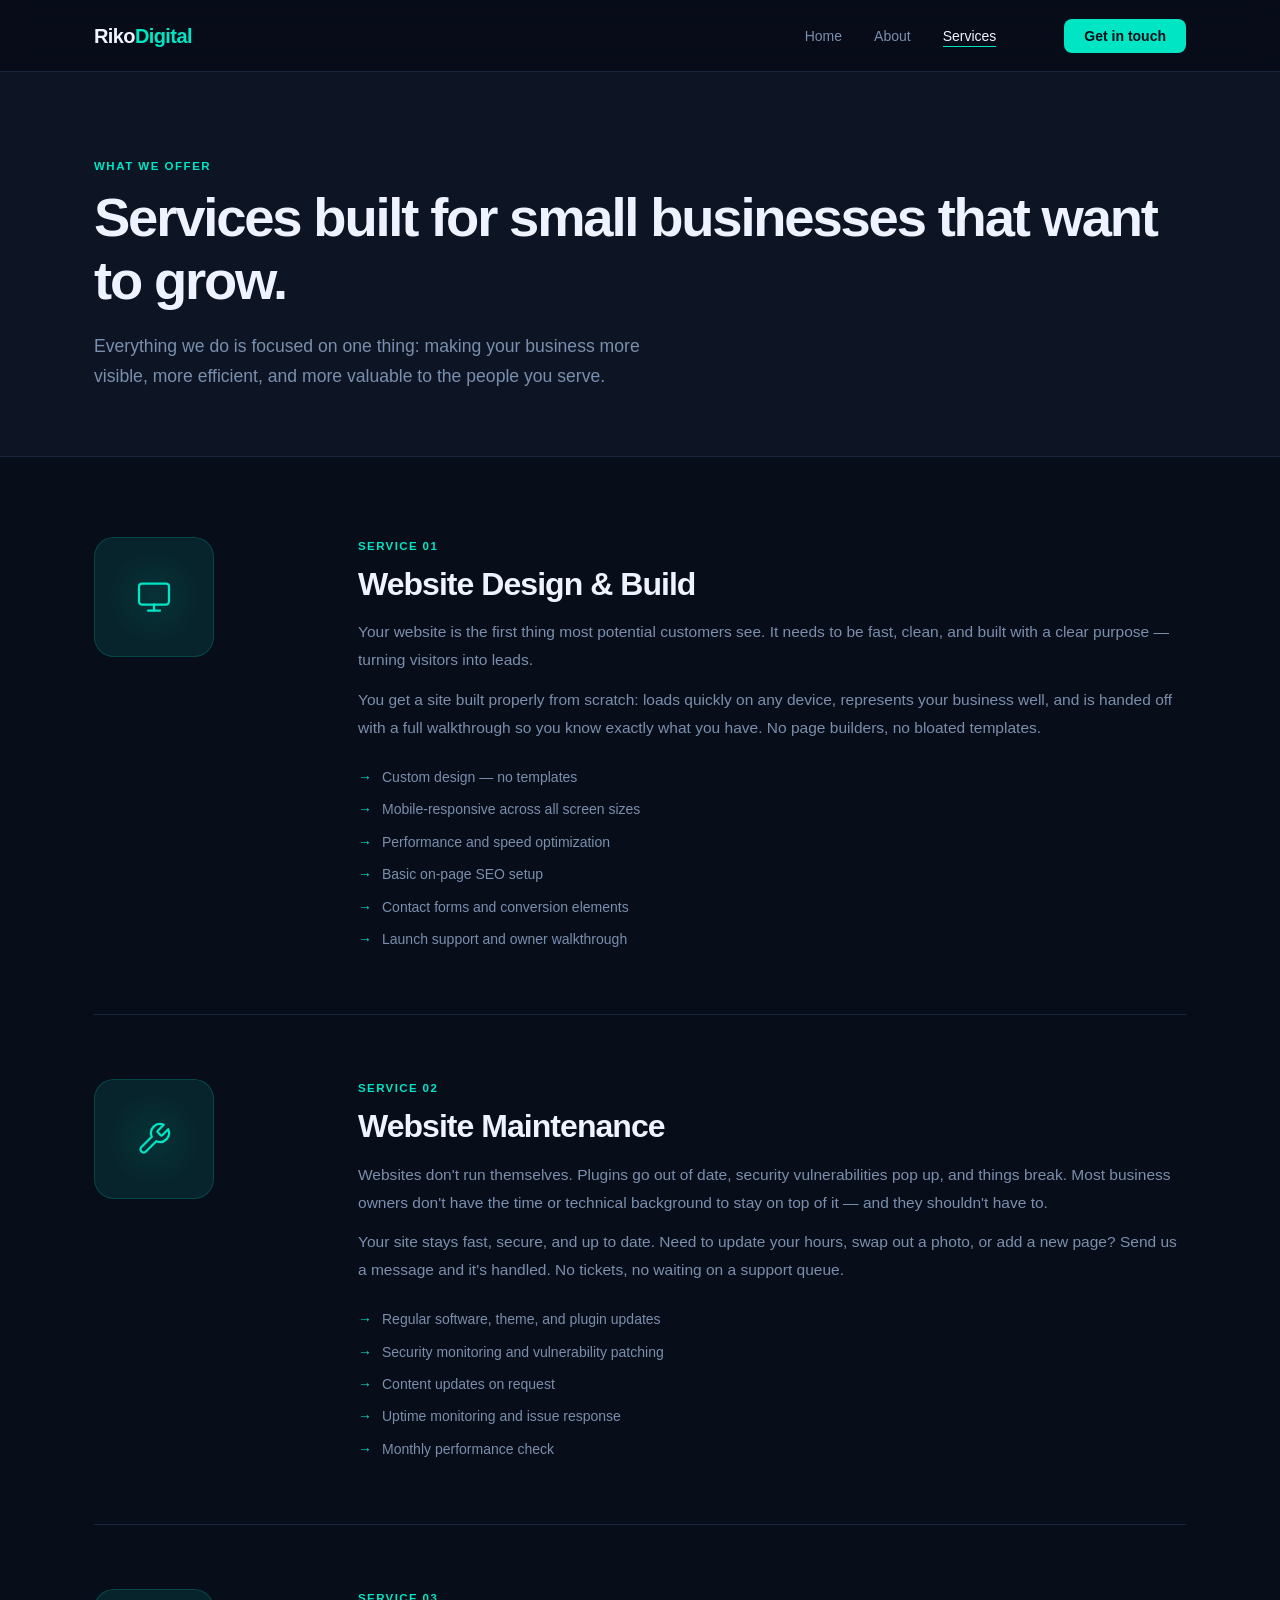
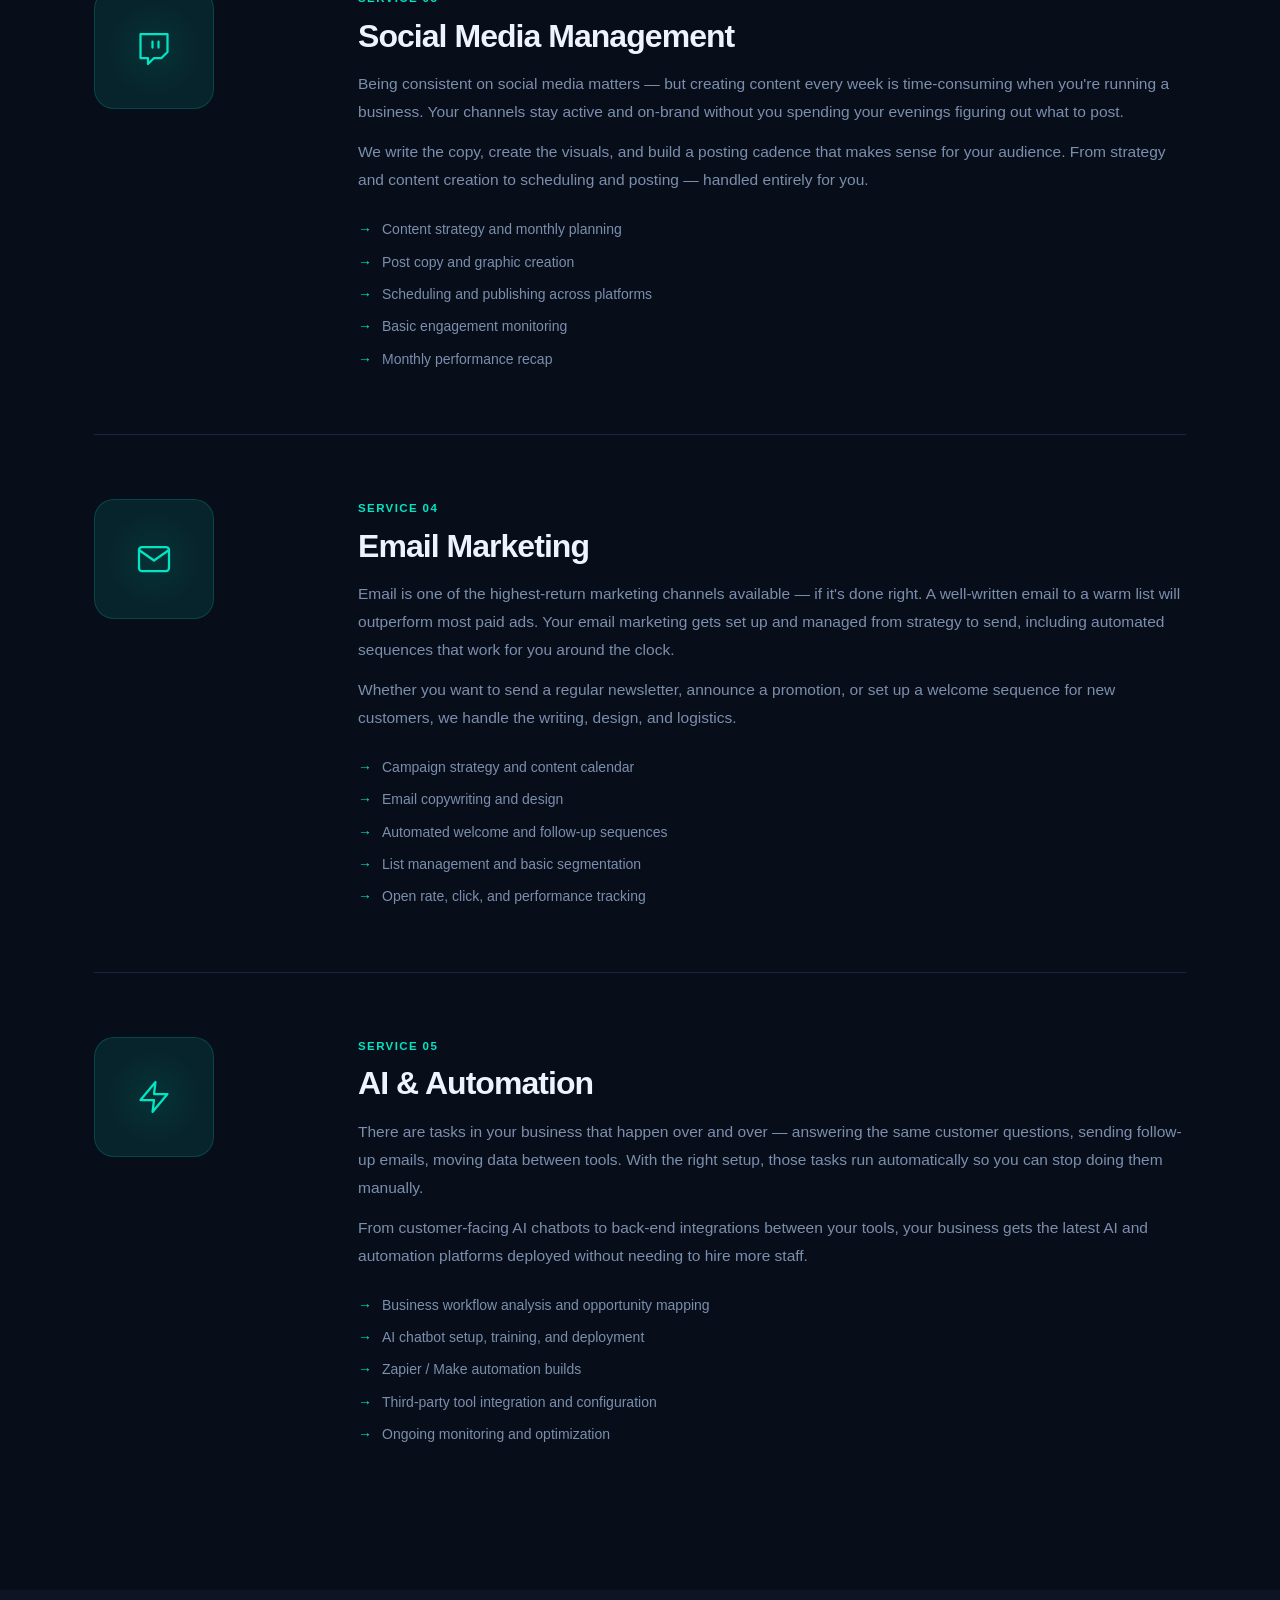
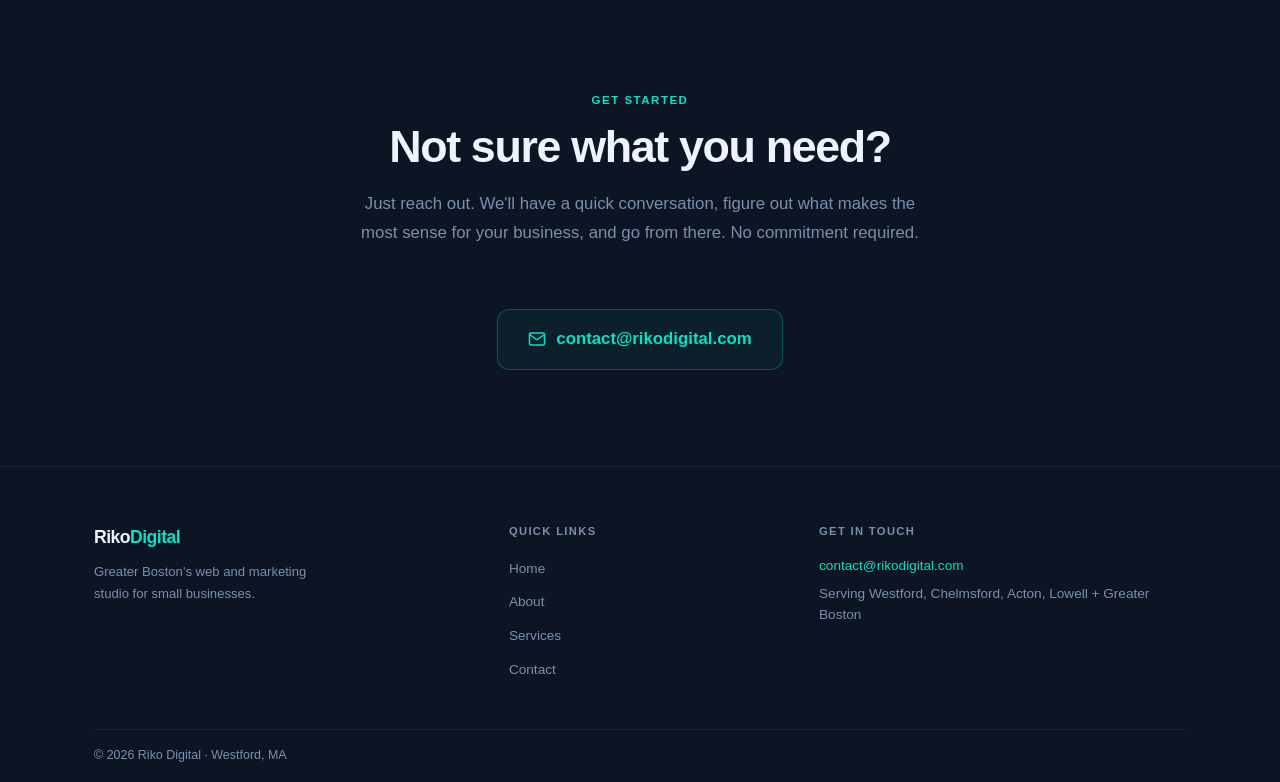
<file: services.html>
<!DOCTYPE html>
<html lang="en">
<head>
  <meta charset="UTF-8" />
  <meta name="viewport" content="width=device-width, initial-scale=1.0" />
  <title>Web Design, SEO & Marketing Services | Riko Digital Westford MA</title>
  <meta name="description" content="Web design, website maintenance, social media management, email marketing, and AI automation services for small businesses in Westford, Chelmsford, Acton, Lowell, and Greater Boston." />
  <meta http-equiv="Content-Security-Policy" content="default-src 'self'; style-src 'self' 'unsafe-inline' https://fonts.googleapis.com; font-src https://fonts.gstatic.com; img-src 'self' data:; script-src 'self';">
  <meta name="theme-color" content="#080D1A">
  <meta name="author" content="Riko Digital">
  <meta name="robots" content="index, follow">
  <meta property="og:title" content="Web Design, SEO & Marketing Services | Riko Digital Westford MA">
  <meta property="og:description" content="Web design, website maintenance, social media management, email marketing, and AI automation services for small businesses in Westford, Chelmsford, Acton, Lowell, and Greater Boston.">
  <meta property="og:type" content="website">
  <meta property="og:url" content="https://rikodigital.com/services.html">
  <!-- og:image: create a 1200x630 branded image and upload as og-image.jpg -->
  <meta property="og:image" content="https://rikodigital.com/og-image.jpg">
  <link rel="icon" type="image/svg+xml" href="favicon.svg">
  <link rel="preconnect" href="https://fonts.googleapis.com" />
  <link rel="preconnect" href="https://fonts.gstatic.com" crossorigin />
  <link href="https://fonts.googleapis.com/css2?family=Inter:wght@300;400;500;600;700;800;900&display=swap" rel="stylesheet" />
  <link rel="stylesheet" href="styles.css" />
</head>
<body>

  <nav>
    <div class="nav-inner">
      <a href="index.html" class="nav-logo">Riko<span>Digital</span></a>
      <ul class="nav-links">
        <li><a href="index.html">Home</a></li>
        <li><a href="about.html">About</a></li>
        <li><a href="services.html" class="active">Services</a></li>
        <li><span class="nav-phone"><!-- PHONE: replace 000-000-0000 with number once set up --></span></li>
        <li><a href="contact.html" class="nav-cta">Get in touch</a></li>
      </ul>
      <button class="hamburger" id="hamburger" aria-label="Open menu">
        <span></span><span></span><span></span>
      </button>
    </div>
  </nav>

  <div class="mobile-nav" id="mobile-nav">
    <a href="index.html">Home</a>
    <a href="about.html">About</a>
    <a href="services.html" class="active">Services</a>
    <a href="contact.html">Get in touch</a>
  </div>

  <div class="page-wrapper">

    <!-- Page Hero -->
    <div class="page-hero">
      <div class="container">
        <div class="page-hero-content">
          <span class="section-label">What we offer</span>
          <h1>Services built for small businesses that want to grow.</h1>
          <p>Everything we do is focused on one thing: making your business more visible, more efficient, and more valuable to the people you serve.</p>
        </div>
      </div>
    </div>

    <!-- Services List -->
    <div class="services-list">
      <div class="container">

        <!-- 1. Website Design & Build -->
        <div class="service-item">
          <div class="service-item-visual">
            <div class="svc-icon-box">
              <svg width="36" height="36" viewBox="0 0 24 24" fill="none" stroke="currentColor" stroke-width="1.5" stroke-linecap="round" stroke-linejoin="round"><rect x="2" y="3" width="20" height="14" rx="2"/><line x1="8" y1="21" x2="16" y2="21"/><line x1="12" y1="17" x2="12" y2="21"/></svg>
            </div>
          </div>
          <div class="service-item-content">
            <div class="svc-label">Service 01</div>
            <h2>Website Design &amp; Build</h2>
            <p>
              Your website is the first thing most potential customers see. It needs to be fast, clean, and built with a clear purpose — turning visitors into leads.
            </p>
            <p>
              You get a site built properly from scratch: loads quickly on any device, represents your business well, and is handed off with a full walkthrough so you know exactly what you have. No page builders, no bloated templates.
            </p>
            <ul class="svc-includes">
              <li>Custom design — no templates</li>
              <li>Mobile-responsive across all screen sizes</li>
              <li>Performance and speed optimization</li>
              <li>Basic on-page SEO setup</li>
              <li>Contact forms and conversion elements</li>
              <li>Launch support and owner walkthrough</li>
            </ul>
          </div>
        </div>

        <!-- 2. Website Maintenance -->
        <div class="service-item">
          <div class="service-item-visual">
            <div class="svc-icon-box">
              <svg width="36" height="36" viewBox="0 0 24 24" fill="none" stroke="currentColor" stroke-width="1.5" stroke-linecap="round" stroke-linejoin="round"><path d="M14.7 6.3a1 1 0 0 0 0 1.4l1.6 1.6a1 1 0 0 0 1.4 0l3.77-3.77a6 6 0 0 1-7.94 7.94l-6.91 6.91a2.12 2.12 0 0 1-3-3l6.91-6.91a6 6 0 0 1 7.94-7.94l-3.76 3.76z"/></svg>
            </div>
          </div>
          <div class="service-item-content">
            <div class="svc-label">Service 02</div>
            <h2>Website Maintenance</h2>
            <p>
              Websites don't run themselves. Plugins go out of date, security vulnerabilities pop up, and things break. Most business owners don't have the time or technical background to stay on top of it — and they shouldn't have to.
            </p>
            <p>
              Your site stays fast, secure, and up to date. Need to update your hours, swap out a photo, or add a new page? Send us a message and it's handled. No tickets, no waiting on a support queue.
            </p>
            <ul class="svc-includes">
              <li>Regular software, theme, and plugin updates</li>
              <li>Security monitoring and vulnerability patching</li>
              <li>Content updates on request</li>
              <li>Uptime monitoring and issue response</li>
              <li>Monthly performance check</li>
            </ul>
          </div>
        </div>

        <!-- 3. Social Media Management -->
        <div class="service-item">
          <div class="service-item-visual">
            <div class="svc-icon-box">
              <svg width="36" height="36" viewBox="0 0 24 24" fill="none" stroke="currentColor" stroke-width="1.5" stroke-linecap="round" stroke-linejoin="round"><path d="M21 2H3v16h5v4l4-4h5l4-4V2zm-10 9V7m4 4V7"/></svg>
            </div>
          </div>
          <div class="service-item-content">
            <div class="svc-label">Service 03</div>
            <h2>Social Media Management</h2>
            <p>
              Being consistent on social media matters — but creating content every week is time-consuming when you're running a business. Your channels stay active and on-brand without you spending your evenings figuring out what to post.
            </p>
            <p>
              We write the copy, create the visuals, and build a posting cadence that makes sense for your audience. From strategy and content creation to scheduling and posting — handled entirely for you.
            </p>
            <ul class="svc-includes">
              <li>Content strategy and monthly planning</li>
              <li>Post copy and graphic creation</li>
              <li>Scheduling and publishing across platforms</li>
              <li>Basic engagement monitoring</li>
              <li>Monthly performance recap</li>
            </ul>
          </div>
        </div>

        <!-- 4. Email Marketing -->
        <div class="service-item">
          <div class="service-item-visual">
            <div class="svc-icon-box">
              <svg width="36" height="36" viewBox="0 0 24 24" fill="none" stroke="currentColor" stroke-width="1.5" stroke-linecap="round" stroke-linejoin="round"><path d="M4 4h16c1.1 0 2 .9 2 2v12c0 1.1-.9 2-2 2H4c-1.1 0-2-.9-2-2V6c0-1.1.9-2 2-2z"/><polyline points="22,6 12,13 2,6"/></svg>
            </div>
          </div>
          <div class="service-item-content">
            <div class="svc-label">Service 04</div>
            <h2>Email Marketing</h2>
            <p>
              Email is one of the highest-return marketing channels available — if it's done right. A well-written email to a warm list will outperform most paid ads. Your email marketing gets set up and managed from strategy to send, including automated sequences that work for you around the clock.
            </p>
            <p>
              Whether you want to send a regular newsletter, announce a promotion, or set up a welcome sequence for new customers, we handle the writing, design, and logistics.
            </p>
            <ul class="svc-includes">
              <li>Campaign strategy and content calendar</li>
              <li>Email copywriting and design</li>
              <li>Automated welcome and follow-up sequences</li>
              <li>List management and basic segmentation</li>
              <li>Open rate, click, and performance tracking</li>
            </ul>
          </div>
        </div>

        <!-- 5. AI & Automation -->
        <div class="service-item">
          <div class="service-item-visual">
            <div class="svc-icon-box">
              <svg width="36" height="36" viewBox="0 0 24 24" fill="none" stroke="currentColor" stroke-width="1.5" stroke-linecap="round" stroke-linejoin="round"><polygon points="13 2 3 14 12 14 11 22 21 10 12 10 13 2"/></svg>
            </div>
          </div>
          <div class="service-item-content">
            <div class="svc-label">Service 05</div>
            <h2>AI &amp; Automation</h2>
            <p>
              There are tasks in your business that happen over and over — answering the same customer questions, sending follow-up emails, moving data between tools. With the right setup, those tasks run automatically so you can stop doing them manually.
            </p>
            <p>
              From customer-facing AI chatbots to back-end integrations between your tools, your business gets the latest AI and automation platforms deployed without needing to hire more staff.
            </p>
            <ul class="svc-includes">
              <li>Business workflow analysis and opportunity mapping</li>
              <li>AI chatbot setup, training, and deployment</li>
              <li>Zapier / Make automation builds</li>
              <li>Third-party tool integration and configuration</li>
              <li>Ongoing monitoring and optimization</li>
            </ul>
          </div>
        </div>

      </div>
    </div>

    <!-- CTA -->
    <section class="cta-section">
      <div class="container">
        <div class="cta-inner">
          <span class="section-label">Get started</span>
          <h2 class="section-title">Not sure what you need?</h2>
          <p class="section-subtitle">
            Just reach out. We'll have a quick conversation, figure out what makes the most sense for your business, and go from there. No commitment required.
          </p>
          <br>
          <a href="mailto:contact@rikodigital.com" class="cta-email">
            <svg width="18" height="18" viewBox="0 0 24 24" fill="none" stroke="currentColor" stroke-width="2" stroke-linecap="round" stroke-linejoin="round"><path d="M4 4h16c1.1 0 2 .9 2 2v12c0 1.1-.9 2-2 2H4c-1.1 0-2-.9-2-2V6c0-1.1.9-2 2-2z"/><polyline points="22,6 12,13 2,6"/></svg>
            contact@rikodigital.com
          </a>
        </div>
      </div>
    </section>

  </div>

  <footer>
    <div class="container">
      <div class="footer-inner">
        <div class="footer-col">
          <div class="footer-logo">Riko<span>Digital</span></div>
          <p class="footer-tagline">Greater Boston's web and marketing studio for small businesses.</p>
        </div>
        <div class="footer-col">
          <div class="footer-col-title">Quick links</div>
          <ul class="footer-links">
            <li><a href="index.html">Home</a></li>
            <li><a href="about.html">About</a></li>
            <li><a href="services.html">Services</a></li>
            <li><a href="contact.html">Contact</a></li>
          </ul>
        </div>
        <div class="footer-col">
          <div class="footer-col-title">Get in touch</div>
          <div class="footer-contact-line">
            <a href="mailto:contact@rikodigital.com">contact@rikodigital.com</a>
            <!-- PHONE: replace with number once set up -->
            <span>Serving Westford, Chelmsford, Acton, Lowell + Greater Boston</span>
          </div>
        </div>
      </div>
      <div class="footer-bottom">© 2026 Riko Digital · Westford, MA</div>
    </div>
  </footer>

  <script src="main.js"></script>
</body>
</html>
</file>
<file: styles.css>
@import url('https://fonts.googleapis.com/css2?family=Inter:wght@300;400;500;600;700;800;900&display=swap');

*, *::before, *::after { box-sizing: border-box; margin: 0; padding: 0; }

/* ── GLOBAL POLISH ── */
::selection { background: rgba(0,229,195,0.15); color: var(--accent); }
:focus-visible { outline: 2px solid var(--accent); outline-offset: 3px; border-radius: 3px; }
::-webkit-scrollbar { width: 6px; }
::-webkit-scrollbar-track { background: var(--bg-primary); }
::-webkit-scrollbar-thumb { background: var(--border-light); border-radius: 3px; }
::-webkit-scrollbar-thumb:hover { background: var(--text-secondary); }

:root {
  --bg-primary: #080D1A;
  --bg-secondary: #0D1525;
  --bg-card: #101828;
  --accent: #00E5C3;
  --accent-hover: #00C4A7;
  --accent-dim: rgba(0, 229, 195, 0.1);
  --text-primary: #EFF3FF;
  --text-secondary: #7A8FAD;
  --border: #1A2640;
  --border-light: #243352;
  --nav-height: 72px;
}

html { scroll-behavior: smooth; }

body {
  font-family: 'Inter', sans-serif;
  background: var(--bg-primary);
  color: var(--text-primary);
  line-height: 1.6;
  -webkit-font-smoothing: antialiased;
}

h1, h2, h3, h4 { font-weight: 700; line-height: 1.15; letter-spacing: -0.02em; }
a { text-decoration: none; color: inherit; }

.container { max-width: 1140px; margin: 0 auto; padding: 0 24px; }

/* ── NAV ── */
nav {
  position: fixed; top: 0; left: 0; right: 0; z-index: 100;
  height: var(--nav-height);
  display: flex; align-items: center;
  background: rgba(8, 13, 26, 0.88);
  backdrop-filter: blur(14px);
  border-bottom: 1px solid var(--border);
  transition: background 0.3s;
}

.nav-inner {
  display: flex; align-items: center; justify-content: space-between;
  width: 100%; max-width: 1140px; margin: 0 auto; padding: 0 24px;
}

.nav-logo { font-size: 1.25rem; font-weight: 800; letter-spacing: -0.03em; }
.nav-logo span { color: var(--accent); }

.nav-links { display: flex; align-items: center; gap: 32px; list-style: none; }
.nav-links a { font-size: 0.875rem; font-weight: 500; color: var(--text-secondary); transition: color 0.2s; position: relative; }
.nav-links a:hover, .nav-links a.active { color: var(--text-primary); }
.nav-links a:not(.nav-cta)::after {
  content: ''; position: absolute; bottom: -3px; left: 0; right: 0;
  height: 1px; background: var(--accent);
  transform: scaleX(0); transform-origin: left; transition: transform 0.22s ease;
}
.nav-links a:not(.nav-cta):hover::after,
.nav-links a:not(.nav-cta).active::after { transform: scaleX(1); }

.nav-cta {
  background: var(--accent) !important;
  color: var(--bg-primary) !important;
  padding: 9px 20px; border-radius: 8px;
  font-weight: 600 !important;
  transition: background 0.2s, transform 0.15s !important;
}
.nav-cta:hover { background: var(--accent-hover) !important; transform: translateY(-1px); }

.nav-phone {
  font-size: 0.8rem;
  color: var(--text-secondary);
  font-weight: 400;
  margin-right: 4px;
}

.hamburger {
  display: none; flex-direction: column; gap: 5px;
  cursor: pointer; background: none; border: none; padding: 4px;
}
.hamburger span {
  display: block; width: 24px; height: 2px;
  background: var(--text-primary); border-radius: 2px;
  transition: transform 0.3s, opacity 0.3s;
}
.hamburger.open span:nth-child(1) { transform: translateY(7px) rotate(45deg); }
.hamburger.open span:nth-child(2) { opacity: 0; }
.hamburger.open span:nth-child(3) { transform: translateY(-7px) rotate(-45deg); }

.mobile-nav {
  display: none; position: fixed;
  top: var(--nav-height); left: 0; right: 0; z-index: 99;
  background: var(--bg-secondary);
  border-bottom: 1px solid var(--border);
  padding: 16px 24px; flex-direction: column; gap: 4px;
}
.mobile-nav.open { display: flex; animation: slideDown 0.2s ease; }
@keyframes slideDown {
  from { opacity: 0; transform: translateY(-6px); }
  to { opacity: 1; transform: translateY(0); }
}
.mobile-nav a {
  font-size: 0.95rem; font-weight: 500; color: var(--text-secondary);
  padding: 12px 0; border-bottom: 1px solid var(--border);
  transition: color 0.2s;
}
.mobile-nav a:last-child { border-bottom: none; }
.mobile-nav a:hover, .mobile-nav a.active { color: var(--text-primary); }

/* ── BUTTONS ── */
.btn {
  display: inline-flex; align-items: center; gap: 8px;
  padding: 13px 26px; border-radius: 10px;
  font-size: 0.9rem; font-weight: 600;
  cursor: pointer; border: none; transition: all 0.2s;
  letter-spacing: 0.01em;
}
.btn-primary { background: var(--accent); color: var(--bg-primary); }
.btn-primary:hover { background: var(--accent-hover); transform: translateY(-2px); box-shadow: 0 8px 24px rgba(0,229,195,0.22); }
.btn-outline { background: transparent; color: var(--text-primary); border: 1px solid var(--border-light); }
.btn-outline:hover { border-color: var(--accent); color: var(--accent); transform: translateY(-2px); }

/* ── TYPOGRAPHY HELPERS ── */
.section-label {
  display: inline-block; font-size: 0.72rem; font-weight: 600;
  letter-spacing: 0.13em; text-transform: uppercase;
  color: var(--accent); margin-bottom: 12px;
}
.section-title {
  font-size: clamp(1.75rem, 4vw, 2.6rem);
  font-weight: 800; letter-spacing: -0.03em;
  color: var(--text-primary); margin-bottom: 16px;
}
.section-subtitle {
  font-size: 1.05rem; color: var(--text-secondary);
  max-width: 560px; line-height: 1.75;
}
.gradient-text {
  background: linear-gradient(130deg, var(--accent) 0%, #7B9EFF 100%);
  -webkit-background-clip: text; -webkit-text-fill-color: transparent;
  background-clip: text;
}
.text-accent { color: var(--accent); }
.text-muted { color: var(--text-secondary); }

/* ── LAYOUT ── */
.page-wrapper { padding-top: var(--nav-height); }
section { padding: 96px 0; }

/* ── FOOTER ── */
footer {
  background: var(--bg-secondary);
  border-top: 1px solid var(--border);
  padding: 56px 0 0;
}
.footer-inner {
  display: grid; grid-template-columns: 1.4fr 1fr 1.4fr;
  gap: 48px; padding-bottom: 48px;
}
.footer-logo { font-size: 1.1rem; font-weight: 800; letter-spacing: -0.03em; margin-bottom: 10px; }
.footer-logo span { color: var(--accent); }
.footer-tagline { font-size: 0.82rem; color: var(--text-secondary); line-height: 1.65; max-width: 220px; }
.footer-col-title {
  font-size: 0.7rem; font-weight: 600; letter-spacing: 0.12em;
  text-transform: uppercase; color: var(--text-secondary); margin-bottom: 14px;
}
.footer-links { list-style: none; display: flex; flex-direction: column; gap: 8px; }
.footer-links a { font-size: 0.85rem; color: var(--text-secondary); transition: color 0.2s; }
.footer-links a:hover { color: var(--text-primary); }
.footer-contact-line {
  font-size: 0.85rem; color: var(--text-secondary);
  display: flex; flex-direction: column; gap: 6px;
}
.footer-contact-line a { color: var(--accent); transition: color 0.2s; }
.footer-contact-line a:hover { color: var(--accent-hover); }
.footer-bottom {
  border-top: 1px solid var(--border); padding: 16px 0;
  font-size: 0.78rem; color: var(--text-secondary);
}

/* ═══════════════════════════
   HOME PAGE
═══════════════════════════ */

/* Hero */
.hero {
  min-height: calc(100vh - var(--nav-height));
  display: flex; align-items: center;
  position: relative; overflow: hidden; padding: 80px 0;
}
.hero-bg { position: absolute; inset: 0; z-index: 0; pointer-events: none; }
.hero-grid {
  position: absolute; inset: 0;
  background-image: linear-gradient(var(--border) 1px, transparent 1px),
                    linear-gradient(90deg, var(--border) 1px, transparent 1px);
  background-size: 64px 64px; opacity: 0.35;
  mask-image: radial-gradient(ellipse 80% 80% at 50% 40%, black 20%, transparent 100%);
}
.hero-glow-1 {
  position: absolute; width: 600px; height: 600px; border-radius: 50%;
  background: radial-gradient(circle, rgba(0,229,195,0.07) 0%, transparent 70%);
  top: -120px; right: -100px;
}
.hero-glow-2 {
  position: absolute; width: 380px; height: 380px; border-radius: 50%;
  background: radial-gradient(circle, rgba(123,158,255,0.05) 0%, transparent 70%);
  bottom: 40px; left: 60px;
}
.hero-content { position: relative; z-index: 1; max-width: 760px; animation: heroIn 0.75s cubic-bezier(0.16,1,0.3,1) both; }
@keyframes heroIn {
  from { opacity: 0; transform: translateY(22px); }
  to { opacity: 1; transform: translateY(0); }
}
.hero-badge {
  display: inline-flex; align-items: center; gap: 8px;
  font-size: 0.75rem; font-weight: 600; letter-spacing: 0.1em;
  text-transform: uppercase; color: var(--accent);
  padding: 6px 14px; border: 1px solid rgba(0,229,195,0.28);
  border-radius: 100px; margin-bottom: 28px;
}
.hero-dot {
  width: 6px; height: 6px; border-radius: 50%;
  background: var(--accent);
  animation: blink 2s ease-in-out infinite;
}
@keyframes blink {
  0%,100% { opacity: 1; transform: scale(1); }
  50% { opacity: 0.4; transform: scale(0.7); }
}
.hero-heading {
  font-size: clamp(2.8rem, 7vw, 5rem);
  font-weight: 900; letter-spacing: -0.045em;
  line-height: 1.04; margin-bottom: 24px;
}
.hero-sub {
  font-size: clamp(1rem, 2vw, 1.15rem);
  color: var(--text-secondary); max-width: 520px;
  line-height: 1.75; margin-bottom: 40px;
}
.hero-actions { display: flex; align-items: center; gap: 14px; flex-wrap: wrap; }
.hero-meta {
  margin-top: 64px; padding-top: 36px;
  border-top: 1px solid var(--border);
  display: flex; align-items: center; gap: 36px; flex-wrap: wrap;
}
.meta-item { display: flex; align-items: center; gap: 10px; }
.meta-icon {
  width: 34px; height: 34px; border-radius: 8px;
  background: var(--accent-dim); display: flex;
  align-items: center; justify-content: center;
  color: var(--accent);
}
.meta-text { font-size: 0.85rem; color: var(--text-secondary); font-weight: 500; }

/* What We Do */
.what-section { background: var(--bg-secondary); padding: 80px 0; }
.what-inner {
  display: grid; grid-template-columns: 1fr 1fr;
  gap: 80px; align-items: center;
}
.what-visual { position: relative; height: 280px; }
.vb {
  position: absolute; border-radius: 16px;
  border: 1px solid rgba(0,229,195,0.15);
}
.vb-1 {
  width: 170px; height: 170px;
  background: linear-gradient(135deg, rgba(0,229,195,0.1), rgba(0,229,195,0.02));
  top: 16px; left: 16px;
}
.vb-2 {
  width: 120px; height: 120px;
  background: linear-gradient(135deg, rgba(123,158,255,0.08), transparent);
  border-color: rgba(123,158,255,0.15);
  bottom: 24px; left: 110px;
}
.vb-3 {
  width: 90px; height: 90px;
  background: rgba(0,229,195,0.04);
  top: 30px; right: 30px;
}
.vb-card {
  position: absolute; bottom: 50px; right: 10px;
  background: var(--bg-card); border: 1px solid var(--border);
  border-radius: 12px; padding: 14px 18px;
  font-size: 0.82rem; font-weight: 600;
}
.vb-card-sub { font-size: 0.72rem; color: var(--accent); margin-top: 2px; }

/* Services Grid (home) */
.services-grid {
  display: grid; grid-template-columns: repeat(3, 1fr); gap: 18px;
  margin-top: 52px;
}

.service-card {
  background: var(--bg-card); border: 1px solid var(--border);
  border-radius: 16px; padding: 28px;
  transition: border-color 0.25s, transform 0.25s, box-shadow 0.25s;
}
.service-card:hover {
  border-color: var(--accent); transform: translateY(-4px);
  box-shadow: 0 16px 40px rgba(0,229,195,0.07);
}
.service-icon {
  width: 44px; height: 44px; border-radius: 11px;
  background: var(--accent-dim); display: flex; align-items: center;
  justify-content: center; color: var(--accent); margin-bottom: 18px;
}
.service-card h3 { font-size: 1rem; font-weight: 700; margin-bottom: 8px; letter-spacing: -0.01em; }
.service-card p { font-size: 0.875rem; color: var(--text-secondary); line-height: 1.65; }

/* Why Us */
.why-grid { display: grid; grid-template-columns: repeat(3,1fr); gap: 20px; margin-top: 52px; }
.why-card {
  background: var(--bg-card); border: 1px solid var(--border);
  border-radius: 16px; padding: 32px; position: relative; overflow: hidden;
  transition: border-color 0.25s, transform 0.25s, box-shadow 0.25s;
}
.why-card:hover {
  border-color: rgba(0,229,195,0.3); transform: translateY(-3px);
  box-shadow: 0 12px 32px rgba(0,229,195,0.06);
}
.why-card::before {
  content: ''; position: absolute; top: 0; left: 0; right: 0; height: 2px;
  background: linear-gradient(90deg, var(--accent), #7B9EFF);
}
.why-number {
  font-size: 2.8rem; font-weight: 900; color: var(--border-light);
  letter-spacing: -0.06em; line-height: 1; margin-bottom: 16px;
}
.why-card h3 { font-size: 1.05rem; font-weight: 700; margin-bottom: 10px; }
.why-card p { font-size: 0.875rem; color: var(--text-secondary); line-height: 1.7; }

/* CTA */
.cta-section { background: var(--bg-secondary); }
.cta-inner { text-align: center; max-width: 580px; margin: 0 auto; }
.cta-inner .section-title { font-size: clamp(1.9rem, 4.5vw, 2.8rem); }
.cta-inner .section-subtitle { max-width: 100%; margin: 0 auto 36px; }
.cta-email {
  display: inline-flex; align-items: center; gap: 10px;
  font-size: 1.05rem; font-weight: 600; color: var(--accent);
  padding: 16px 30px; border: 1px solid rgba(0,229,195,0.28);
  border-radius: 12px; background: rgba(0,229,195,0.05);
  transition: all 0.25s;
}
.cta-email:hover {
  background: rgba(0,229,195,0.1); border-color: var(--accent);
  transform: translateY(-2px); box-shadow: 0 8px 24px rgba(0,229,195,0.14);
}

/* Process */
.process-grid {
  display: grid; grid-template-columns: repeat(3, 1fr); gap: 24px; margin-top: 52px;
}
.process-step {
  background: var(--bg-card); border: 1px solid var(--border);
  border-radius: 16px; padding: 32px;
  transition: border-color 0.25s, transform 0.25s, box-shadow 0.25s;
}
.process-step:hover {
  border-color: rgba(0, 229, 195, 0.3); transform: translateY(-3px);
  box-shadow: 0 12px 32px rgba(0, 229, 195, 0.06);
}
.process-number {
  font-size: 2.8rem; font-weight: 900; color: var(--border-light);
  letter-spacing: -0.06em; line-height: 1; margin-bottom: 20px;
}
.process-step h3 { font-size: 1.05rem; font-weight: 700; margin-bottom: 10px; }
.process-step p { font-size: 0.875rem; color: var(--text-secondary); line-height: 1.7; }

/* Trust */
.trust-location {
  display: inline-flex; align-items: center; gap: 8px;
  font-size: 0.875rem; color: var(--text-secondary);
  margin-bottom: 40px; padding: 10px 16px;
  border: 1px solid var(--border); border-radius: 100px;
  background: var(--bg-card);
}
.trust-location svg { color: var(--accent); flex-shrink: 0; }
.trust-certs { display: flex; gap: 12px; flex-wrap: wrap; margin-bottom: 40px; }
.trust-cert-placeholder {
  height: 48px; width: 140px; border-radius: 8px;
  border: 1px dashed var(--border-light); background: var(--bg-card);
}
.trust-grid {
  display: grid; grid-template-columns: repeat(3, 1fr); gap: 20px;
}
.trust-card {
  background: var(--bg-card); border: 1px solid var(--border);
  border-radius: 16px; padding: 28px 32px;
  transition: border-color 0.25s, transform 0.25s;
}
.trust-card:hover { border-color: rgba(0, 229, 195, 0.3); transform: translateY(-3px); }
.trust-card h3 { font-size: 1rem; font-weight: 700; margin-bottom: 8px; }
.trust-card p { font-size: 0.875rem; color: var(--text-secondary); line-height: 1.65; }

/* ═══════════════════════════
   ABOUT PAGE
═══════════════════════════ */

.page-hero {
  padding: 80px 0 64px;
  background: var(--bg-secondary);
  border-bottom: 1px solid var(--border);
}
.page-hero h1 {
  font-size: clamp(2.2rem, 5vw, 3.4rem);
  font-weight: 900; letter-spacing: -0.04em; margin-bottom: 18px;
}
.page-hero p { font-size: 1.1rem; color: var(--text-secondary); line-height: 1.75; max-width: 600px; }

.intro-body { padding: 80px 0; }
.intro-body p {
  font-size: 1.05rem; color: var(--text-secondary);
  line-height: 1.8; margin-bottom: 20px; max-width: 700px;
}
.intro-body p:last-child { margin-bottom: 0; }
.intro-lead { font-size: 1.2rem !important; color: var(--text-primary) !important; font-weight: 500; }

.team-section { background: var(--bg-secondary); padding: 80px 0; }
.team-grid { display: grid; grid-template-columns: 1fr 1fr; gap: 28px; margin-top: 52px; }
.team-card {
  background: var(--bg-card); border: 1px solid var(--border);
  border-radius: 20px; overflow: hidden;
  transition: border-color 0.25s, transform 0.25s, box-shadow 0.25s;
}
.team-card:hover {
  border-color: var(--accent); transform: translateY(-4px);
  box-shadow: 0 16px 40px rgba(0,229,195,0.07);
}
.team-photo {
  width: 100%; height: 220px;
  background: linear-gradient(135deg, #0D1525 0%, #162035 100%);
  display: flex; align-items: center; justify-content: center;
  position: relative; overflow: hidden;
}
.photo-glow {
  position: absolute; width: 240px; height: 240px; border-radius: 50%;
  background: radial-gradient(circle, rgba(0,229,195,0.07) 0%, transparent 70%);
}
.photo-initials {
  position: relative; z-index: 1;
  width: 86px; height: 86px; border-radius: 50%;
  background: rgba(0,229,195,0.06); border: 1.5px solid rgba(0,229,195,0.2);
  display: flex; align-items: center; justify-content: center;
  font-size: 1.75rem; font-weight: 900;
  color: var(--accent); letter-spacing: -0.03em;
  opacity: 0.7; text-shadow: 0 0 24px rgba(0,229,195,0.3);
}
.photo-placeholder {
  position: relative; z-index: 1;
  width: 130px; height: 130px; border-radius: 12px;
  border: 1.5px dashed var(--border-light);
  display: flex; align-items: center; justify-content: center;
  font-size: 0.72rem; font-weight: 600;
  letter-spacing: 0.08em; text-transform: uppercase;
  color: var(--border-light); opacity: 0.6;
}
.team-body { padding: 28px 32px; }
.team-name { font-size: 1.35rem; font-weight: 800; letter-spacing: -0.03em; margin-bottom: 4px; }
.team-role {
  font-size: 0.72rem; font-weight: 600; letter-spacing: 0.12em;
  text-transform: uppercase; color: var(--accent); margin-bottom: 16px;
}
.team-bio { font-size: 0.92rem; color: var(--text-secondary); line-height: 1.75; margin-bottom: 20px; }
.tags { display: flex; flex-wrap: wrap; gap: 6px; }
.tag {
  font-size: 0.72rem; font-weight: 500; color: var(--text-secondary);
  background: var(--bg-secondary); border: 1px solid var(--border);
  padding: 4px 10px; border-radius: 100px;
}

.values-section { padding: 80px 0; }
.values-grid { display: grid; grid-template-columns: repeat(3,1fr); gap: 18px; margin-top: 48px; }
.value-card {
  background: var(--bg-card); border: 1px solid var(--border);
  border-radius: 14px; padding: 28px;
  transition: border-color 0.25s, transform 0.25s;
}
.value-card:hover { border-color: rgba(0,229,195,0.25); transform: translateY(-2px); }
.value-icon { color: var(--accent); margin-bottom: 14px; }
.value-card h3 { font-size: 0.95rem; font-weight: 700; margin-bottom: 8px; }
.value-card p { font-size: 0.85rem; color: var(--text-secondary); line-height: 1.65; }

/* ═══════════════════════════
   SERVICES PAGE
═══════════════════════════ */

.services-list { padding: 80px 0; }
.service-item {
  display: grid; grid-template-columns: 200px 1fr;
  gap: 64px; align-items: start;
  padding: 64px 0; border-bottom: 1px solid var(--border);
}
.service-item:first-child { padding-top: 0; }
.service-item:last-child { border-bottom: none; }
.service-item-visual { position: sticky; top: calc(var(--nav-height) + 32px); }
.svc-icon-box {
  width: 120px; height: 120px; border-radius: 20px;
  background: var(--accent-dim); border: 1px solid rgba(0,229,195,0.18);
  display: flex; align-items: center; justify-content: center;
  color: var(--accent); position: relative; overflow: hidden;
}
.svc-icon-box::after {
  content: ''; position: absolute;
  width: 100px; height: 100px; border-radius: 50%;
  background: radial-gradient(circle, rgba(0,229,195,0.08) 0%, transparent 70%);
  top: 50%; left: 50%; transform: translate(-50%,-50%);
}
.svc-icon-box svg { position: relative; z-index: 1; }

.service-item-content .svc-label {
  font-size: 0.72rem; font-weight: 600; letter-spacing: 0.12em;
  text-transform: uppercase; color: var(--accent); margin-bottom: 10px;
}
.service-item-content h2 {
  font-size: clamp(1.5rem, 3vw, 2rem);
  font-weight: 800; letter-spacing: -0.03em; margin-bottom: 16px;
}
.service-item-content p {
  font-size: 0.97rem; color: var(--text-secondary); line-height: 1.8; margin-bottom: 12px;
}
.svc-includes { list-style: none; margin-top: 24px; display: flex; flex-direction: column; gap: 10px; }
.svc-includes li {
  display: flex; align-items: flex-start; gap: 10px;
  font-size: 0.875rem; color: var(--text-secondary);
}
.svc-includes li::before { content: '→'; color: var(--accent); font-weight: 700; flex-shrink: 0; }

/* ═══════════════════════════
   CONTACT PAGE
═══════════════════════════ */

.contact-wrap {
  min-height: calc(100vh - var(--nav-height) - 110px);
  display: flex; align-items: center; padding: 80px 0;
}
.contact-inner { display: grid; grid-template-columns: 1fr 1fr; gap: 80px; align-items: center; }
.contact-content h1 {
  font-size: clamp(2rem, 5vw, 3rem);
  font-weight: 900; letter-spacing: -0.04em; margin-bottom: 14px;
}
.contact-content > p {
  font-size: 1rem; color: var(--text-secondary); line-height: 1.75; margin-bottom: 36px;
}
.contact-email-card {
  display: flex; align-items: center; gap: 16px;
  background: var(--bg-card); border: 1px solid var(--border);
  border-radius: 14px; padding: 20px 24px;
  transition: border-color 0.25s, transform 0.25s;
}
.contact-email-card:hover { border-color: var(--accent); transform: translateY(-2px); }
.c-icon {
  width: 44px; height: 44px; border-radius: 10px;
  background: var(--accent-dim); display: flex; align-items: center;
  justify-content: center; color: var(--accent); flex-shrink: 0;
}
.c-label {
  font-size: 0.7rem; font-weight: 600; color: var(--text-secondary);
  letter-spacing: 0.09em; text-transform: uppercase; margin-bottom: 2px;
}
.c-value { font-size: 0.97rem; font-weight: 600; color: var(--accent); }

.contact-note {
  margin-top: 28px; padding: 20px 24px;
  background: var(--bg-card); border: 1px solid var(--border);
  border-radius: 14px; font-size: 0.875rem;
  color: var(--text-secondary); line-height: 1.65;
}
.contact-note strong { color: var(--text-primary); font-weight: 600; }

.contact-inner { align-items: start; }

.contact-phone-card {
  display: flex; align-items: center; gap: 16px;
  background: var(--bg-card); border: 1px solid var(--border);
  border-radius: 14px; padding: 20px 24px; margin-top: 14px;
  transition: border-color 0.25s, transform 0.25s;
}
.contact-phone-card:hover { border-color: var(--accent); transform: translateY(-2px); }

.contact-form-wrap { width: 100%; }
.contact-form { display: flex; flex-direction: column; }
.form-row { display: grid; grid-template-columns: 1fr 1fr; gap: 14px; }
.form-group { display: flex; flex-direction: column; gap: 6px; margin-bottom: 14px; }
.form-group label {
  font-size: 0.78rem; font-weight: 600; color: var(--text-secondary);
  letter-spacing: 0.05em; text-transform: uppercase;
}
.form-group input,
.form-group select,
.form-group textarea {
  background: var(--bg-card); border: 1px solid var(--border);
  border-radius: 10px; padding: 12px 16px;
  font-family: 'Inter', sans-serif; font-size: 0.9rem;
  color: var(--text-primary); outline: none;
  transition: border-color 0.2s, box-shadow 0.2s;
  width: 100%; -webkit-appearance: none; appearance: none;
}
.form-group select {
  background-image: url("data:image/svg+xml,%3Csvg xmlns='http://www.w3.org/2000/svg' width='12' height='12' viewBox='0 0 24 24' fill='none' stroke='%237A8FAD' stroke-width='2.5'%3E%3Cpolyline points='6 9 12 15 18 9'/%3E%3C/svg%3E");
  background-repeat: no-repeat; background-position: right 14px center;
  padding-right: 36px; cursor: pointer;
}
.form-group input:focus,
.form-group select:focus,
.form-group textarea:focus {
  border-color: var(--accent); box-shadow: 0 0 0 3px rgba(0, 229, 195, 0.1);
}
.form-group input::placeholder,
.form-group textarea::placeholder { color: var(--text-secondary); opacity: 0.6; }
.form-group textarea { resize: vertical; min-height: 100px; line-height: 1.65; }
.form-group select option { background: var(--bg-secondary); color: var(--text-primary); }
.form-submit { margin-top: 6px; }
.form-submit .btn { width: 100%; justify-content: center; }

.contact-visual { position: relative; height: 420px; display: flex; align-items: center; justify-content: center; }
.cv-glow {
  position: absolute; width: 340px; height: 340px; border-radius: 50%;
  background: radial-gradient(circle, rgba(0,229,195,0.05) 0%, transparent 70%);
}
.cv-cards { position: relative; z-index: 1; width: 100%; max-width: 300px; }
.cv-card {
  background: var(--bg-card); border: 1px solid var(--border);
  border-radius: 14px; padding: 18px 22px; margin-bottom: 12px;
  transition: transform 0.3s, border-color 0.3s;
}
.cv-card:hover { transform: translateX(6px); border-color: var(--accent); }
.cv-card-title { font-size: 0.85rem; font-weight: 700; margin-bottom: 4px; display: flex; align-items: center; gap: 8px; }
.cv-dot { width: 7px; height: 7px; border-radius: 50%; background: var(--accent); display: inline-block; flex-shrink: 0; }
.cv-card-sub { font-size: 0.78rem; color: var(--text-secondary); padding-left: 15px; }

/* ═══════════════════════════
   RESPONSIVE
═══════════════════════════ */

@media (max-width: 900px) {
  .what-inner { grid-template-columns: 1fr; gap: 0; }
  .what-visual { display: none; }
  .why-grid { grid-template-columns: 1fr 1fr; }
  .team-grid { grid-template-columns: 1fr; }
  .values-grid { grid-template-columns: 1fr 1fr; }
  .service-item { grid-template-columns: 1fr; gap: 28px; }
  .service-item-visual { position: static; }
  .svc-icon-box { width: 80px; height: 80px; border-radius: 14px; }
  .contact-inner { grid-template-columns: 1fr; gap: 48px; }
  .process-grid { grid-template-columns: 1fr; }
  .trust-grid { grid-template-columns: 1fr 1fr; }
  .footer-inner { gap: 32px; }
  .form-row { grid-template-columns: 1fr; }
}

@media (max-width: 700px) {
  .services-grid { grid-template-columns: 1fr 1fr; }
}

@media (max-width: 640px) {
  section { padding: 60px 0; }
  .nav-links { display: none; }
  .hamburger { display: flex; }
  .nav-phone { display: none; }
  .why-grid { grid-template-columns: 1fr; }
  .values-grid { grid-template-columns: 1fr; }
  .trust-grid { grid-template-columns: 1fr; }
  .footer-inner { grid-template-columns: 1fr; gap: 28px; }
  footer { padding-top: 40px; }
  .hero-meta { flex-direction: column; align-items: flex-start; gap: 14px; }
  .hero-actions { flex-direction: column; align-items: flex-start; }
}

@media (max-width: 500px) {
  .services-grid { grid-template-columns: 1fr; }
}
</file>
